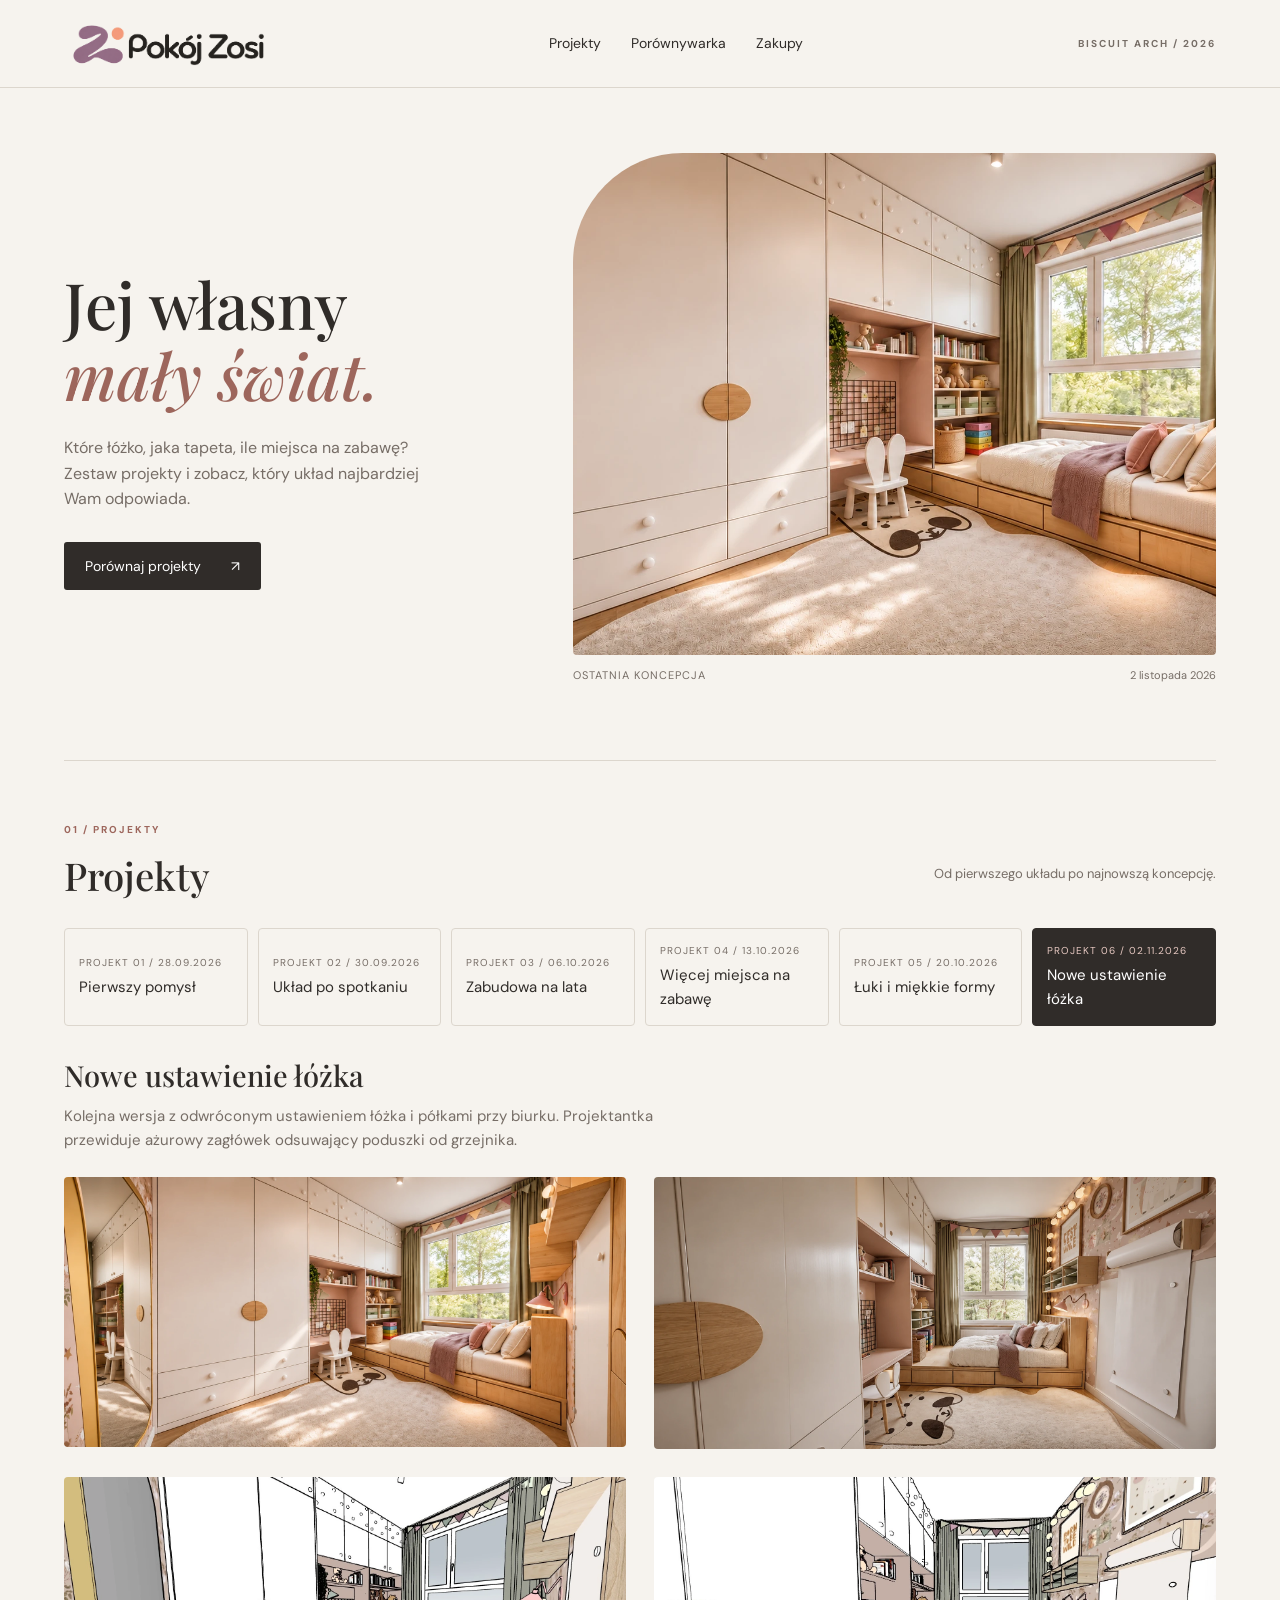
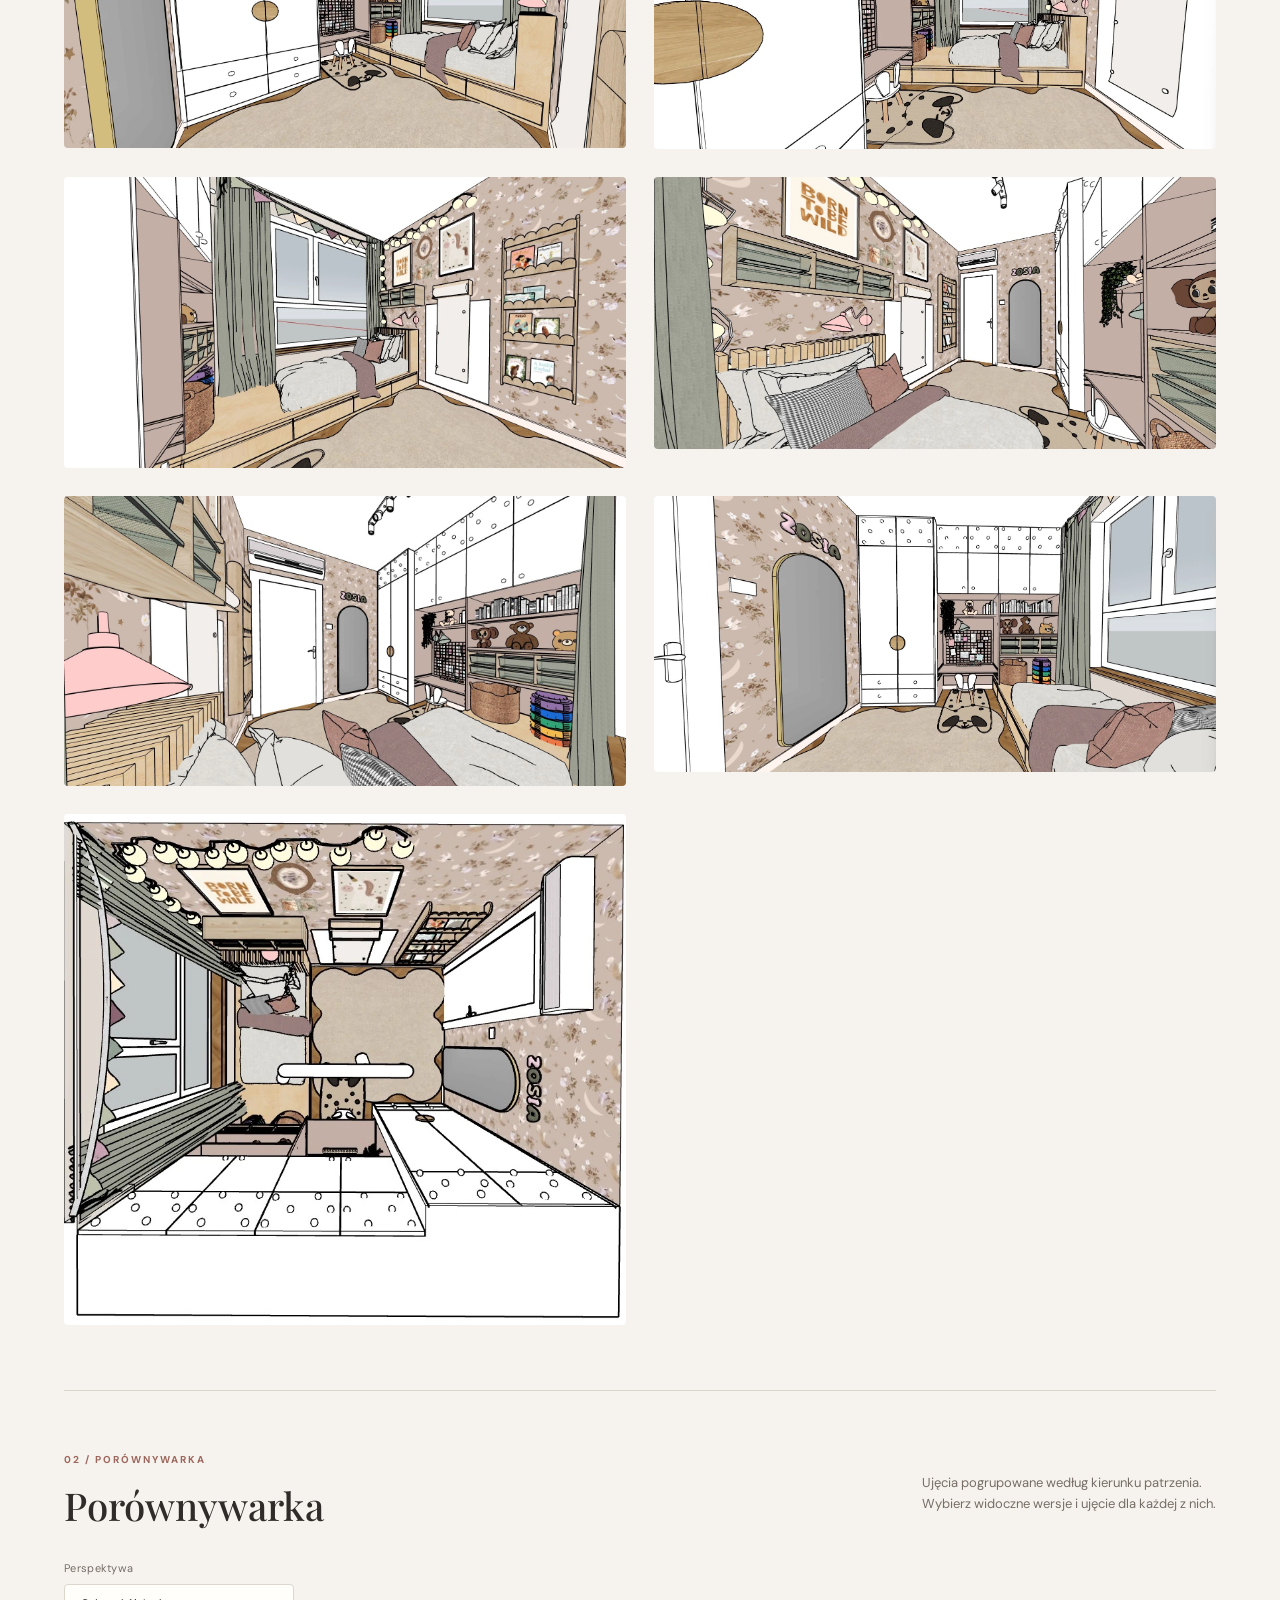
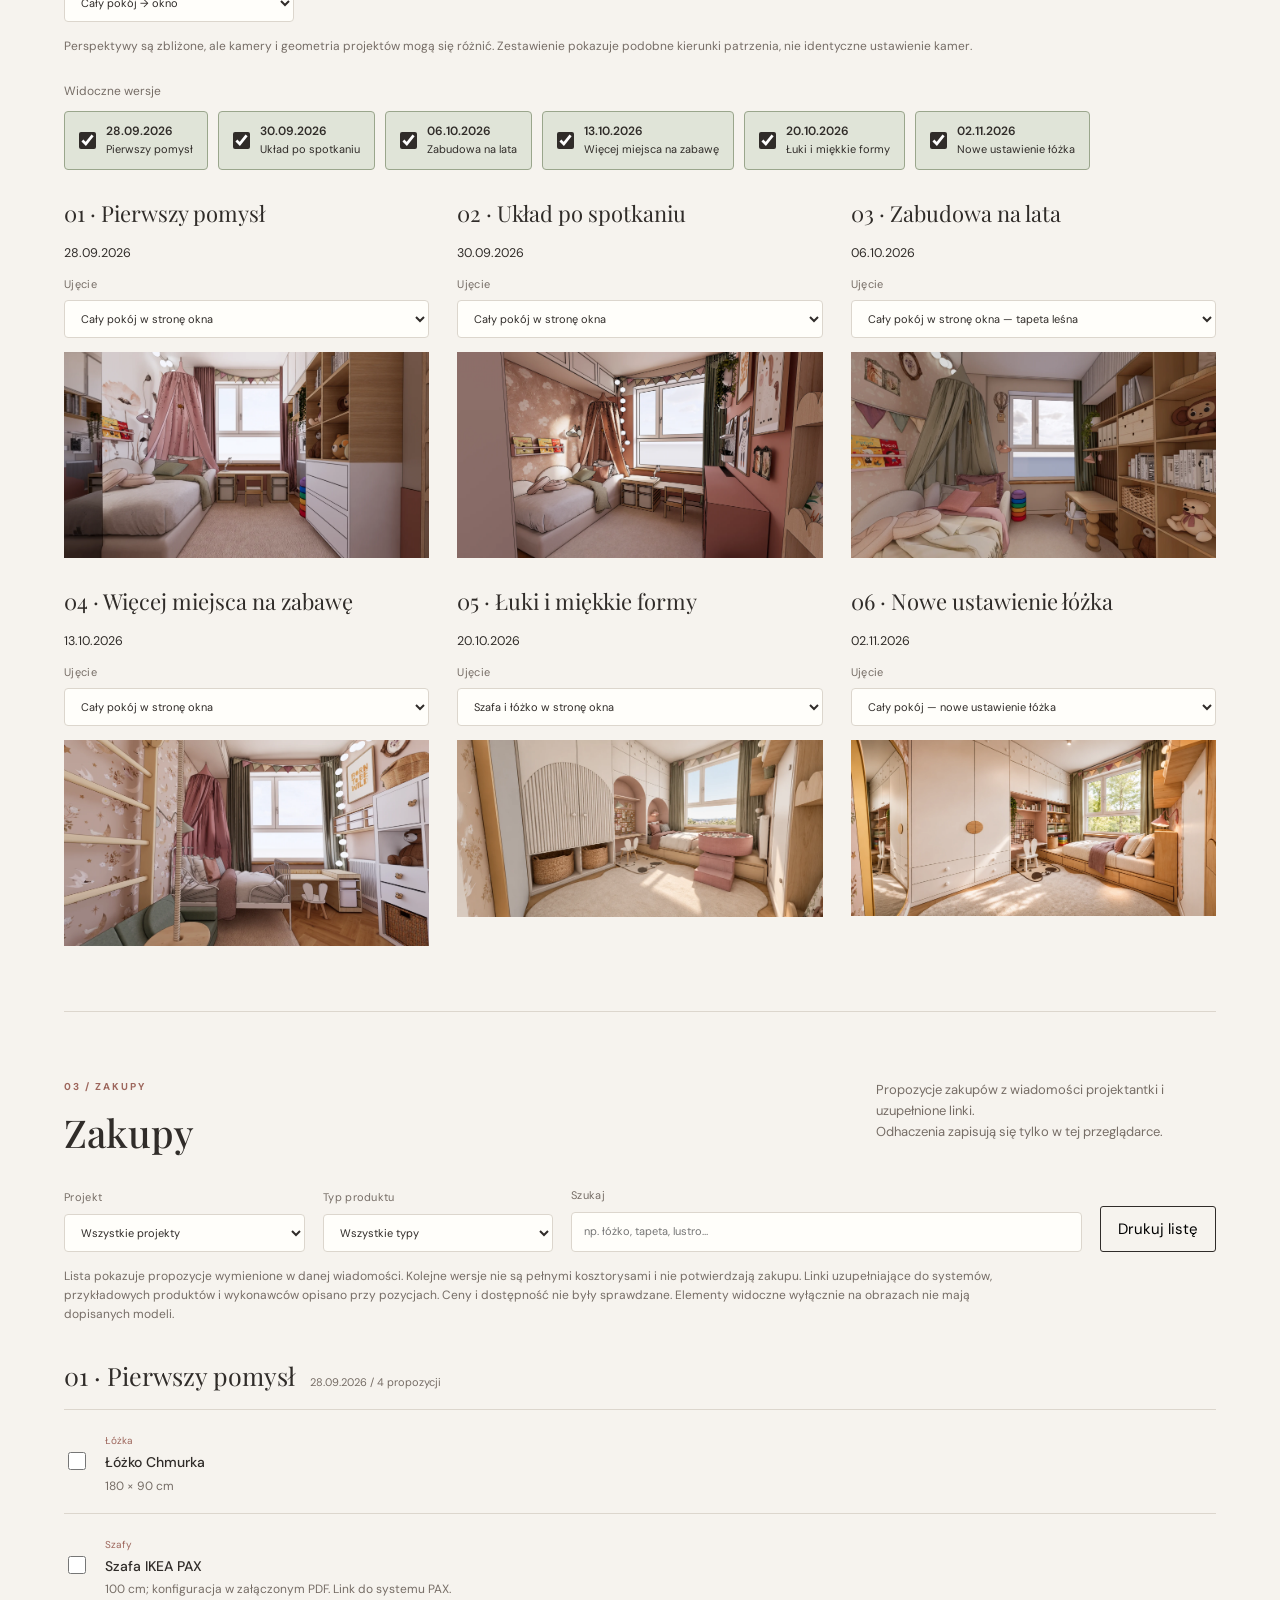
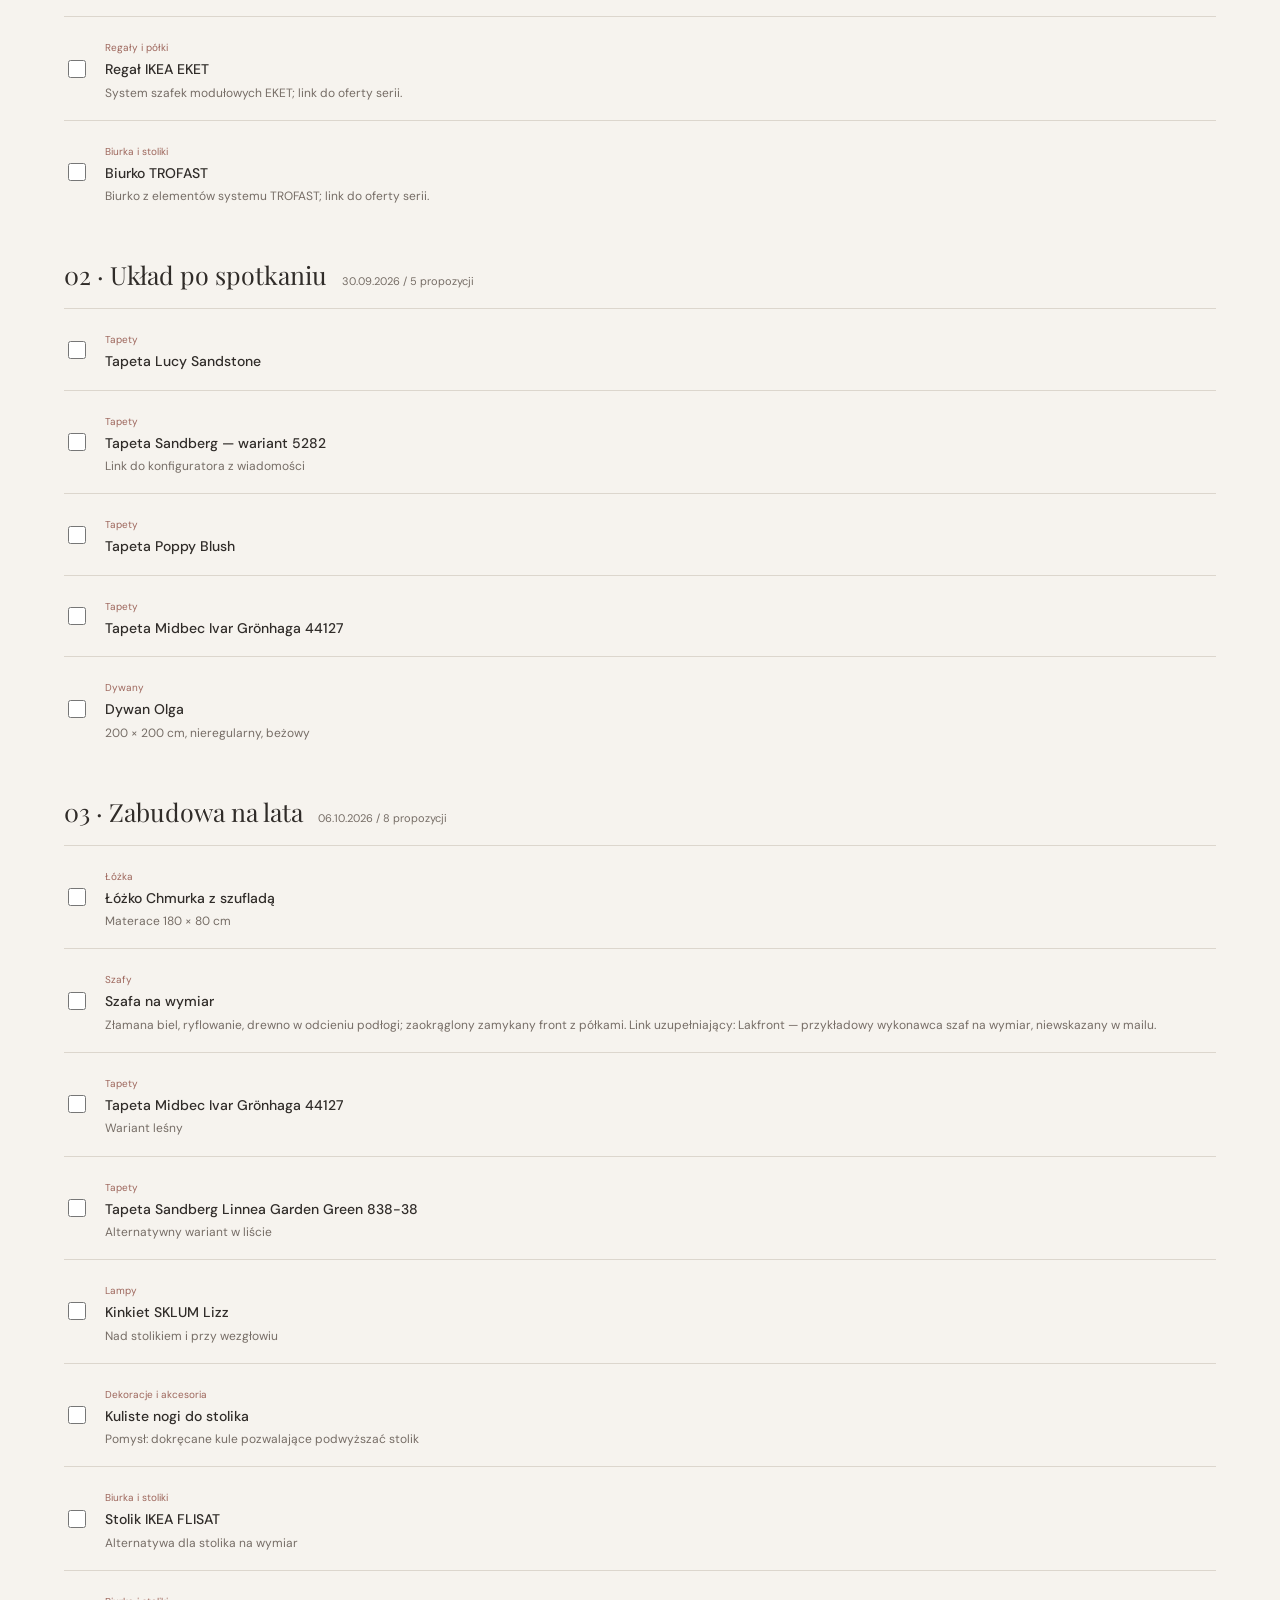
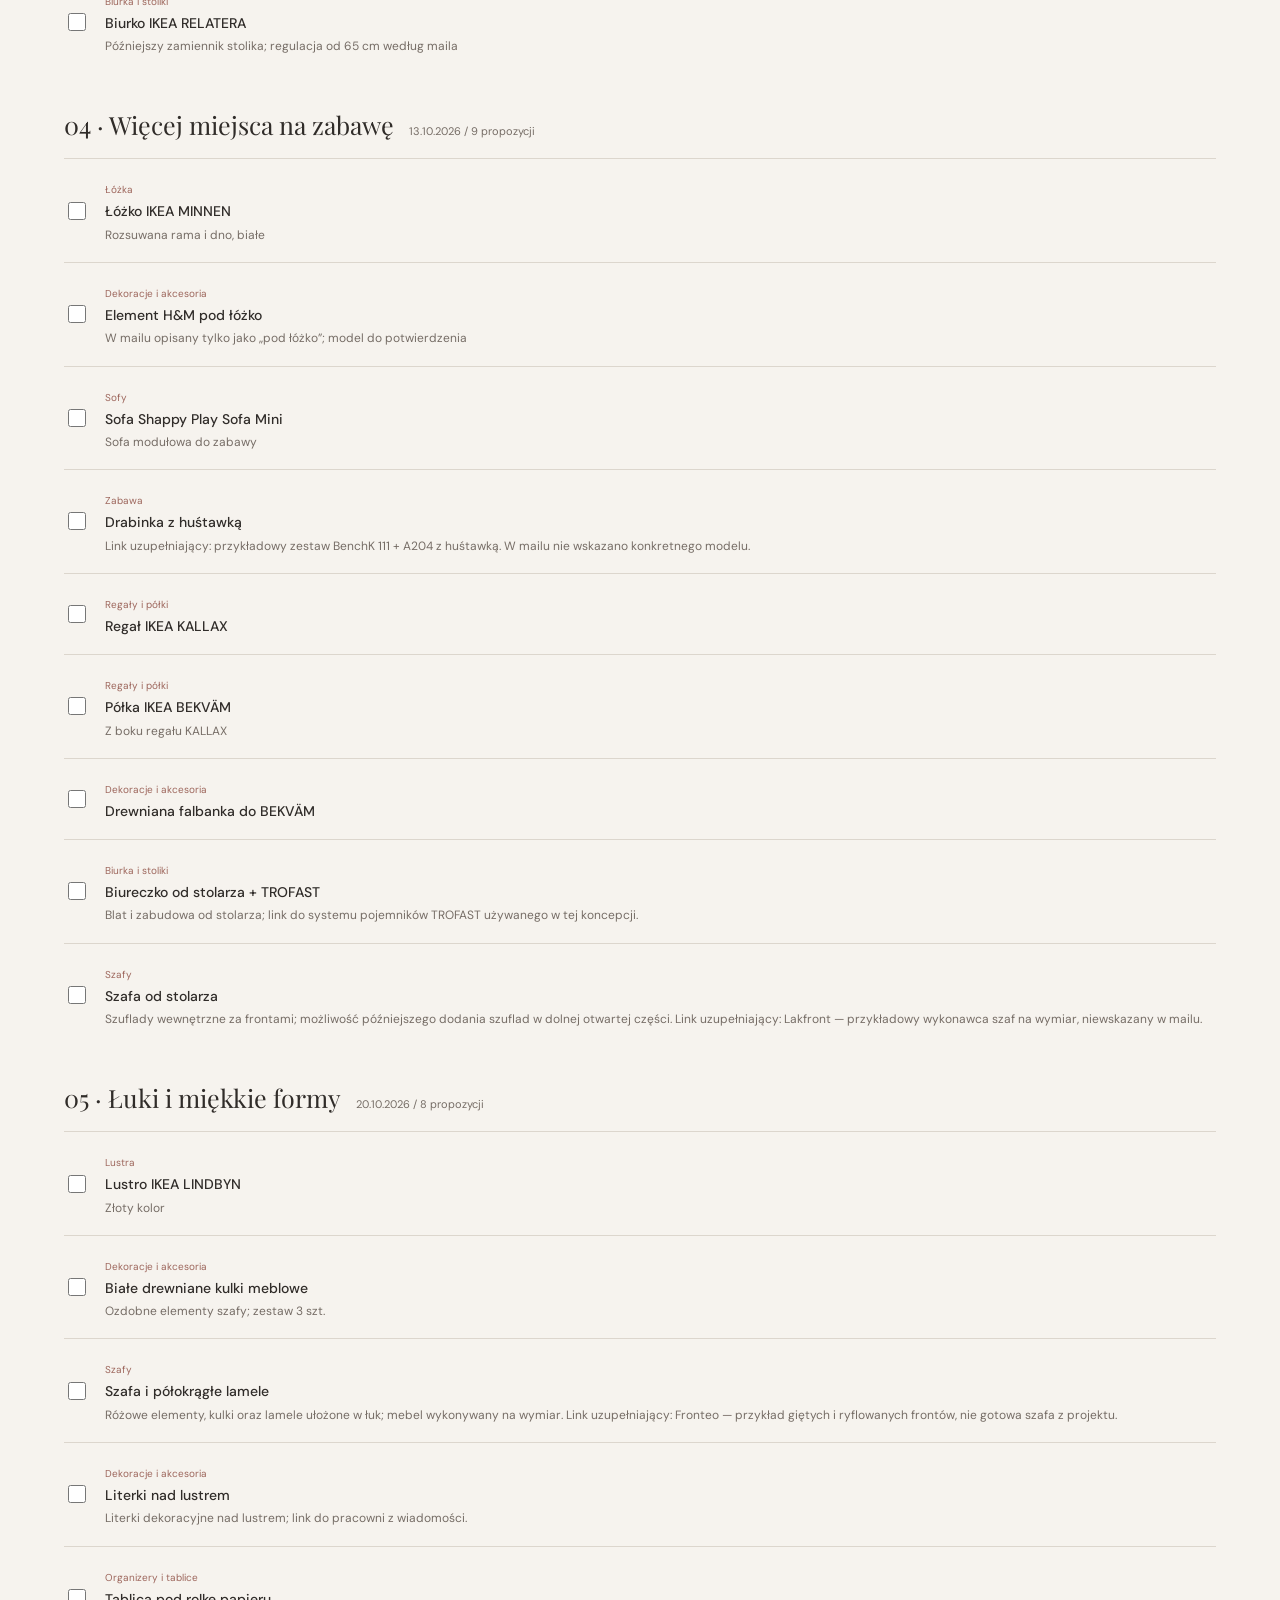
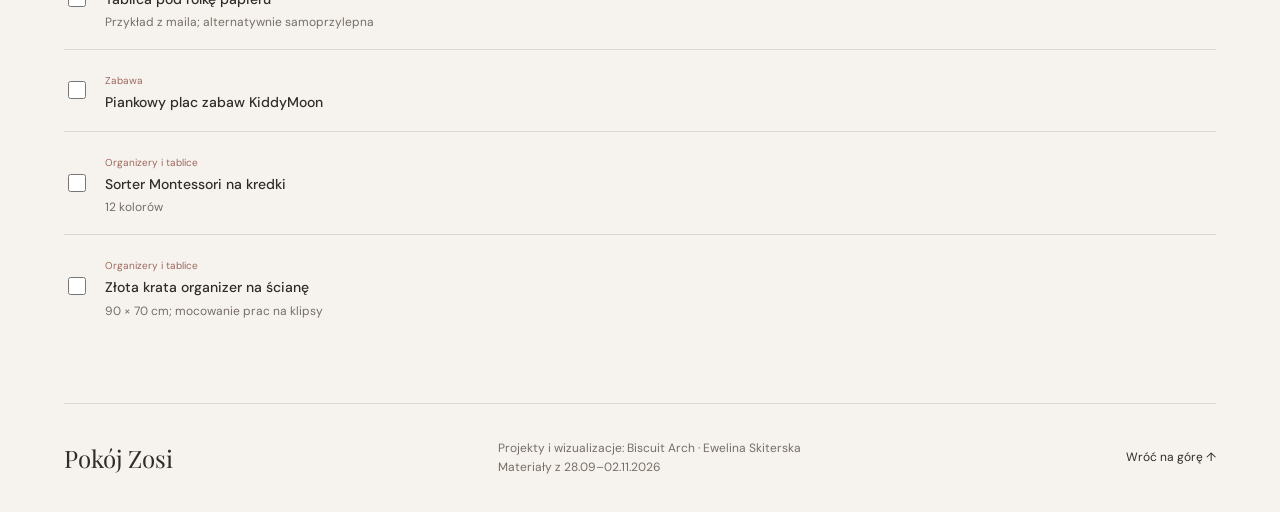
<file: pokoj-zosi/index.html>
<!doctype html><html lang="pl"><head><meta charset="utf-8"><meta name="viewport" content="width=device-width,initial-scale=1"><meta name="robots" content="noindex,nofollow"><meta name="theme-color" content="#f3eee8"><title>Pokój Zosi · sześć pomysłów</title><link rel="stylesheet" href="style.css?v=20261102-v6"><script defer src="data.js?v=20261102-v6"></script><script defer src="app.js?v=20261102-v6"></script></head><body>
<header><a class="brand" href="#projekty"><img class="brand-logo" src="assets/logo-zosia-v3.png" alt="Pokój Zosi" width="2172" height="724"></a><nav aria-label="Główna"><a href="#projekty">Projekty</a><a href="#porownaj">Porównywarka</a><a href="#zakupy">Zakupy</a></nav><span class="studio">BISCUIT ARCH / 2026</span></header>
<main><section class="intro"><div><h1>Jej własny<br><em>mały świat.</em></h1><p>Które łóżko, jaka tapeta, ile miejsca na zabawę? Zestaw projekty i zobacz, który układ najbardziej Wam odpowiada.</p><a href="#porownaj" class="primary">Porównaj projekty <span>↗</span></a></div><figure class="hero"><img src="assets/p5-0.webp" alt="Najnowsza koncepcja pokoju: nowe ustawienie łóżka i zabudowa przy biurku"><figcaption><span>OSTATNIA KONCEPCJA</span> 2 listopada 2026</figcaption></figure></section>
<section id="projekty" class="section"><div class="section-title"><div><span class="eyebrow">01 / PROJEKTY</span><h2>Projekty</h2></div><p>Od pierwszego układu po najnowszą koncepcję.</p></div><div id="project-tabs" class="tabs" role="tablist" aria-label="Wersja projektu"></div><div id="project-detail"></div></section>
<section id="porownaj" class="section compare-section"><div class="section-title"><div><span class="eyebrow">02 / PORÓWNYWARKA</span><h2>Porównywarka</h2></div><p>Ujęcia pogrupowane według kierunku patrzenia.<br>Wybierz widoczne wersje i ujęcie dla każdej z nich.</p></div><div class="compare-controls"><label>Perspektywa<select id="angle"><option value="wide">Cały pokój → okno</option><option value="window">Okno i sąsiednie meble</option><option value="bed">Łóżko i miejsce odpoczynku</option><option value="door">W stronę drzwi</option><option value="storage">Szafa i regały</option><option value="play">Strefa zabawy</option><option value="plan">Rzuty / widok z góry</option><option value="all">Wszystkie ujęcia</option></select></label></div><p class="note">Perspektywy są zbliżone, ale kamery i geometria projektów mogą się różnić. Zestawienie pokazuje podobne kierunki patrzenia, nie identyczne ustawienie kamer.</p><fieldset class="compare-versions"><legend>Widoczne wersje</legend><div id="compare-projects"></div></fieldset><p class="note" id="plan-alignment-note" hidden>Rzuty: okno po lewej, drzwi u góry po prawej. Kadry dopasowano do pokoju; perspektywa i skala źródłowych ujęć mogą się nieznacznie różnić.</p><div id="compare-body"></div></section>
<section id="zakupy" class="section"><div class="section-title"><div><span class="eyebrow">03 / ZAKUPY</span><h2>Zakupy</h2></div><p>Propozycje zakupów z wiadomości projektantki i uzupełnione linki.<br>Odhaczenia zapisują się tylko w tej przeglądarce.</p></div><div class="shopping-toolbar"><label>Projekt<select id="shopping-project"><option value="all">Wszystkie projekty</option></select></label><label>Typ produktu<select id="shopping-type"><option value="all">Wszystkie typy</option></select></label><label>Szukaj<input id="shopping-search" type="search" placeholder="np. łóżko, tapeta, lustro…"></label><button id="print" class="outline">Drukuj listę</button></div><p class="note">Lista pokazuje propozycje wymienione w danej wiadomości. Kolejne wersje nie są pełnymi kosztorysami i nie potwierdzają zakupu. Linki uzupełniające do systemów, przykładowych produktów i wykonawców opisano przy pozycjach. Ceny i dostępność nie były sprawdzane. Elementy widoczne wyłącznie na obrazach nie mają dopisanych modeli.</p><div id="shopping-list"></div></section>
<footer><b>Pokój Zosi</b><span>Projekty i wizualizacje: Biscuit Arch · Ewelina Skiterska<br>Materiały z 28.09–02.11.2026</span><a href="#">Wróć na górę ↑</a></footer></main>
<dialog id="lightbox"><button id="close-lightbox" aria-label="Zamknij podgląd">×</button><div id="lightbox-media"></div><p></p><a target="_blank" rel="noopener">Otwórz obraz w pełnym rozmiarze ↗</a></dialog>
</body></html>
</file>
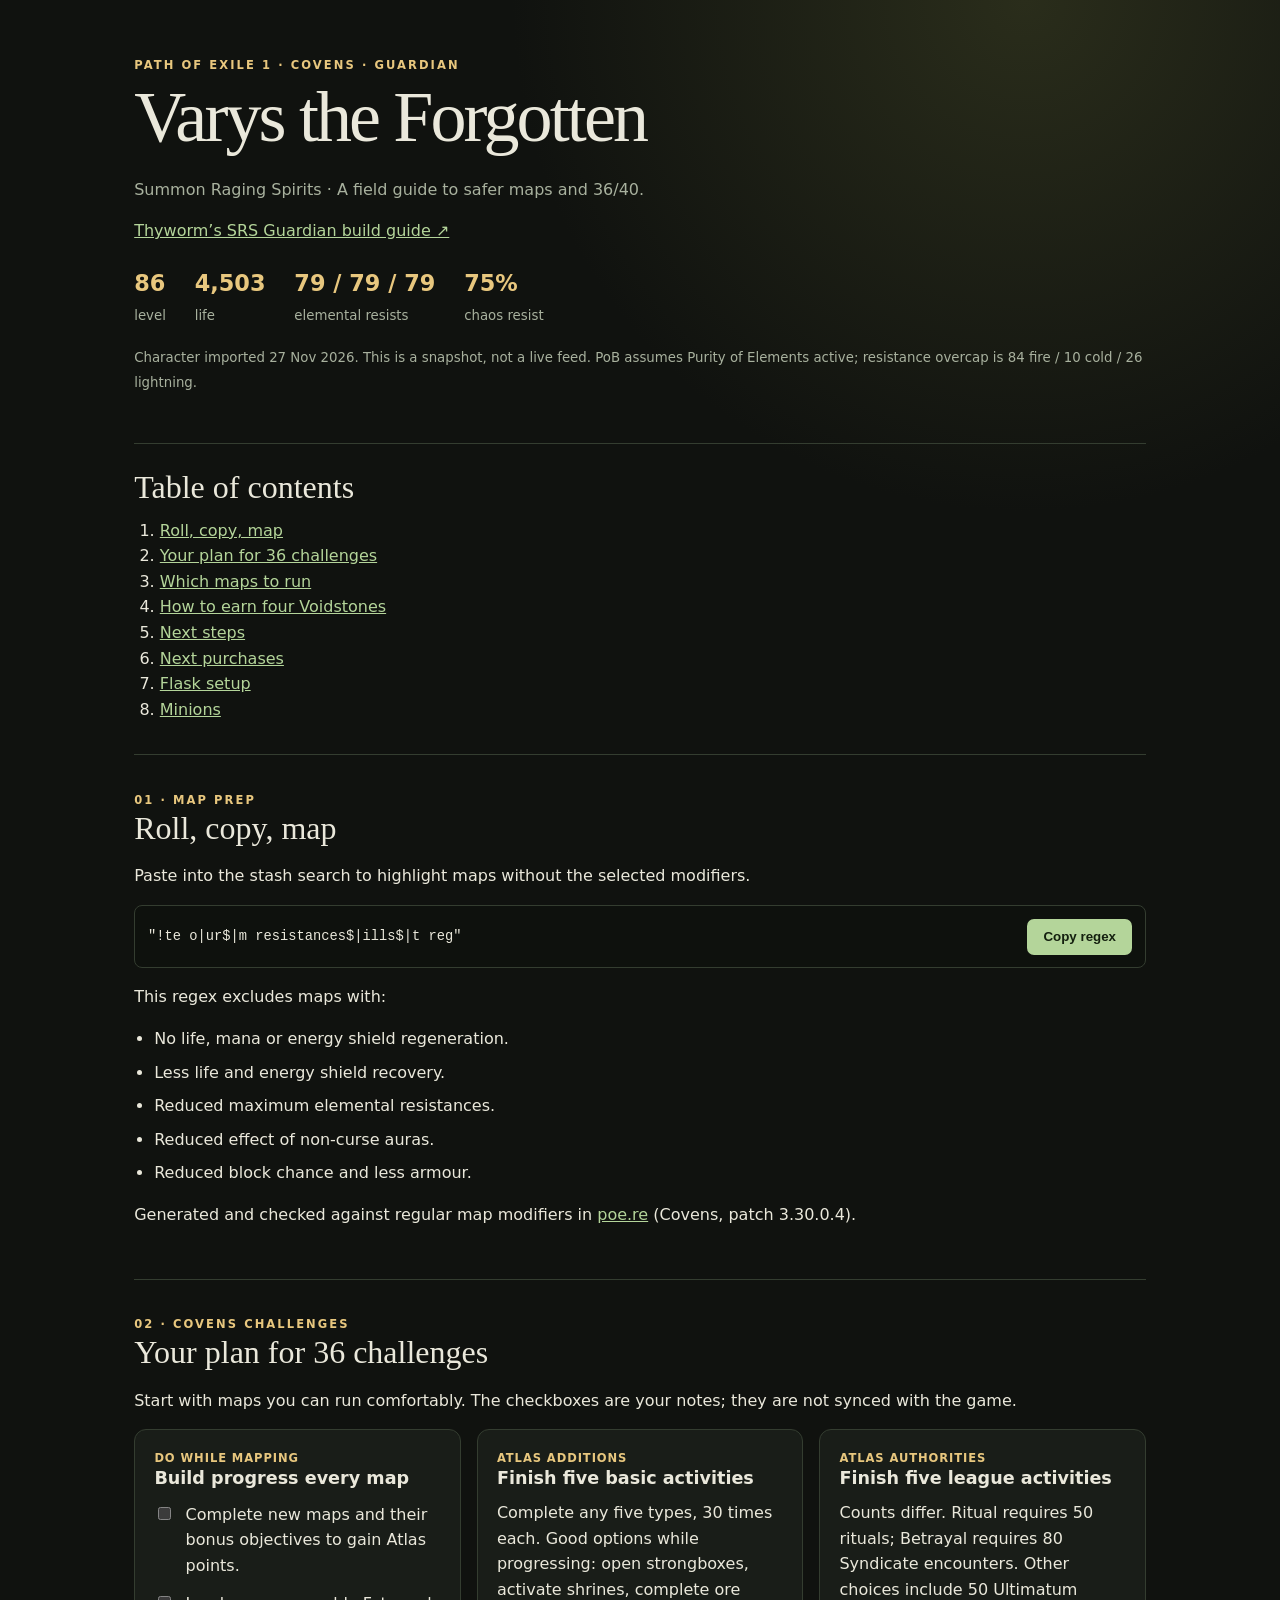
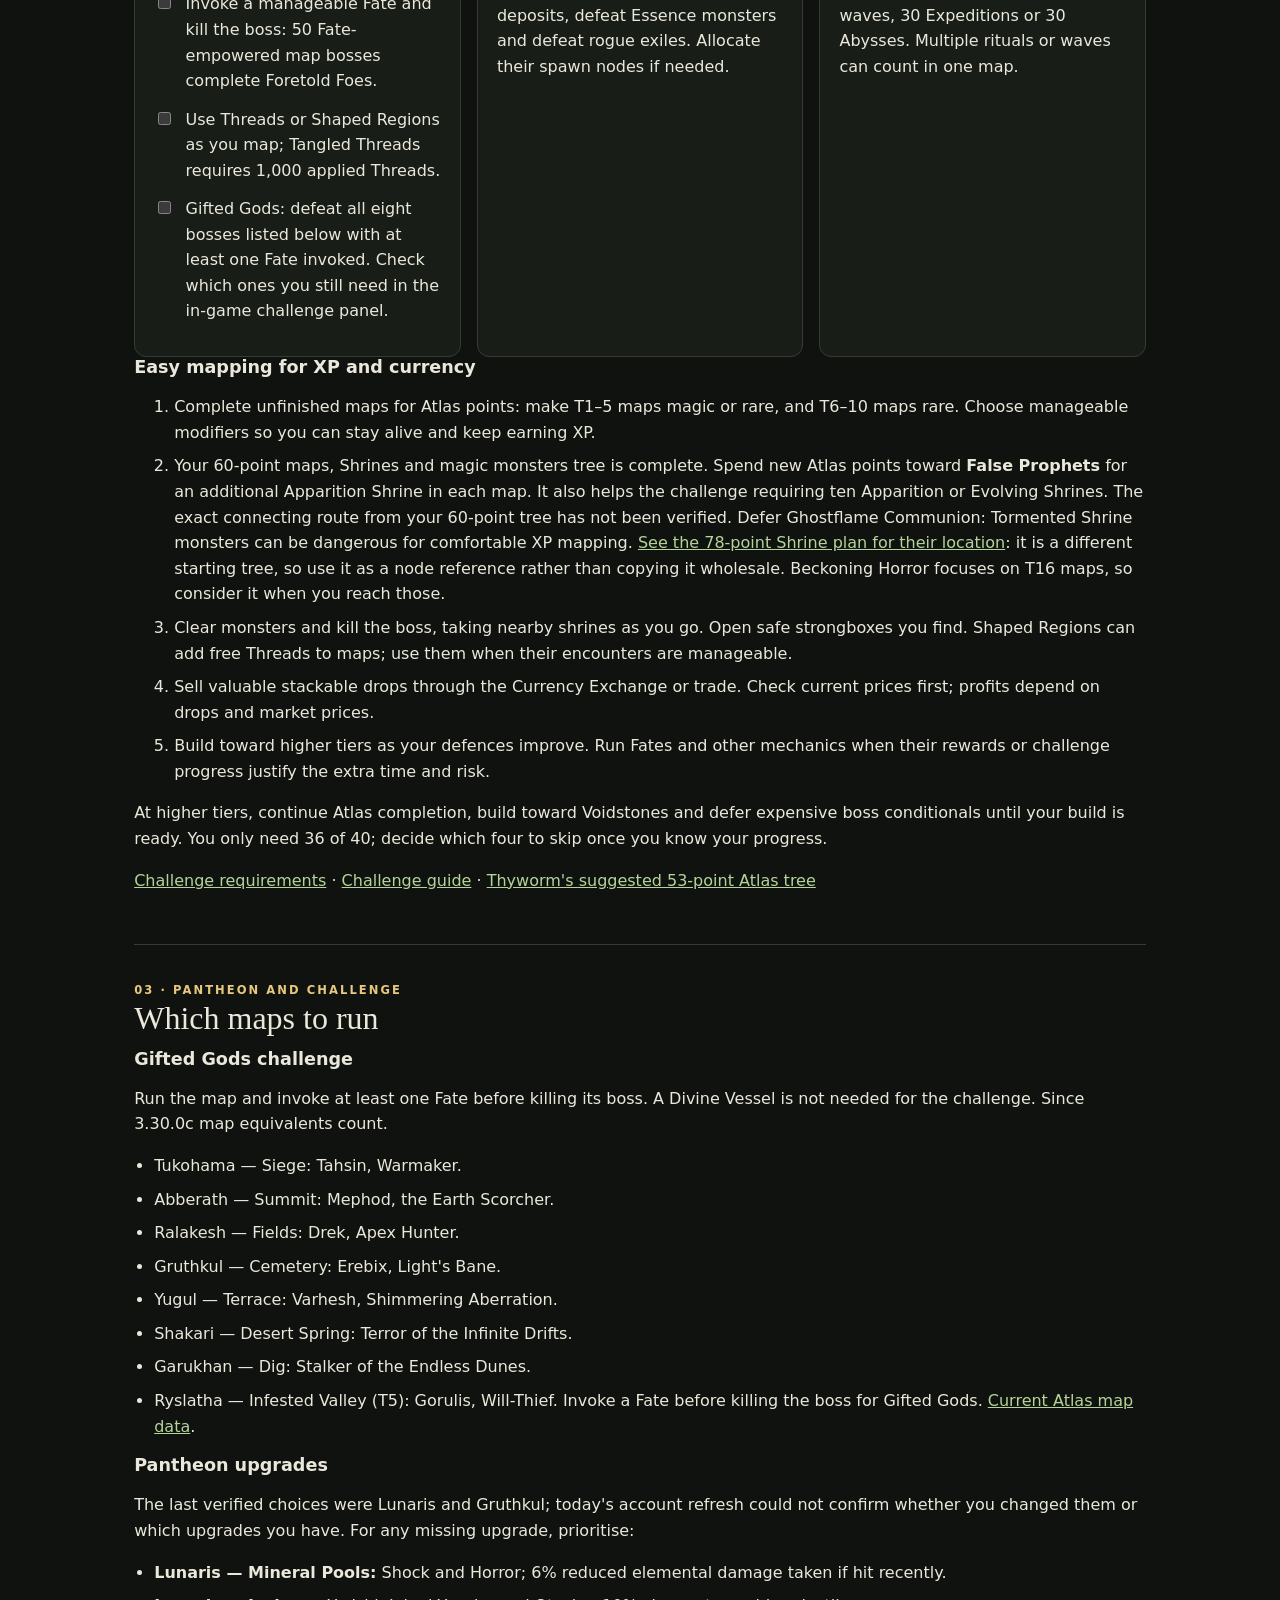
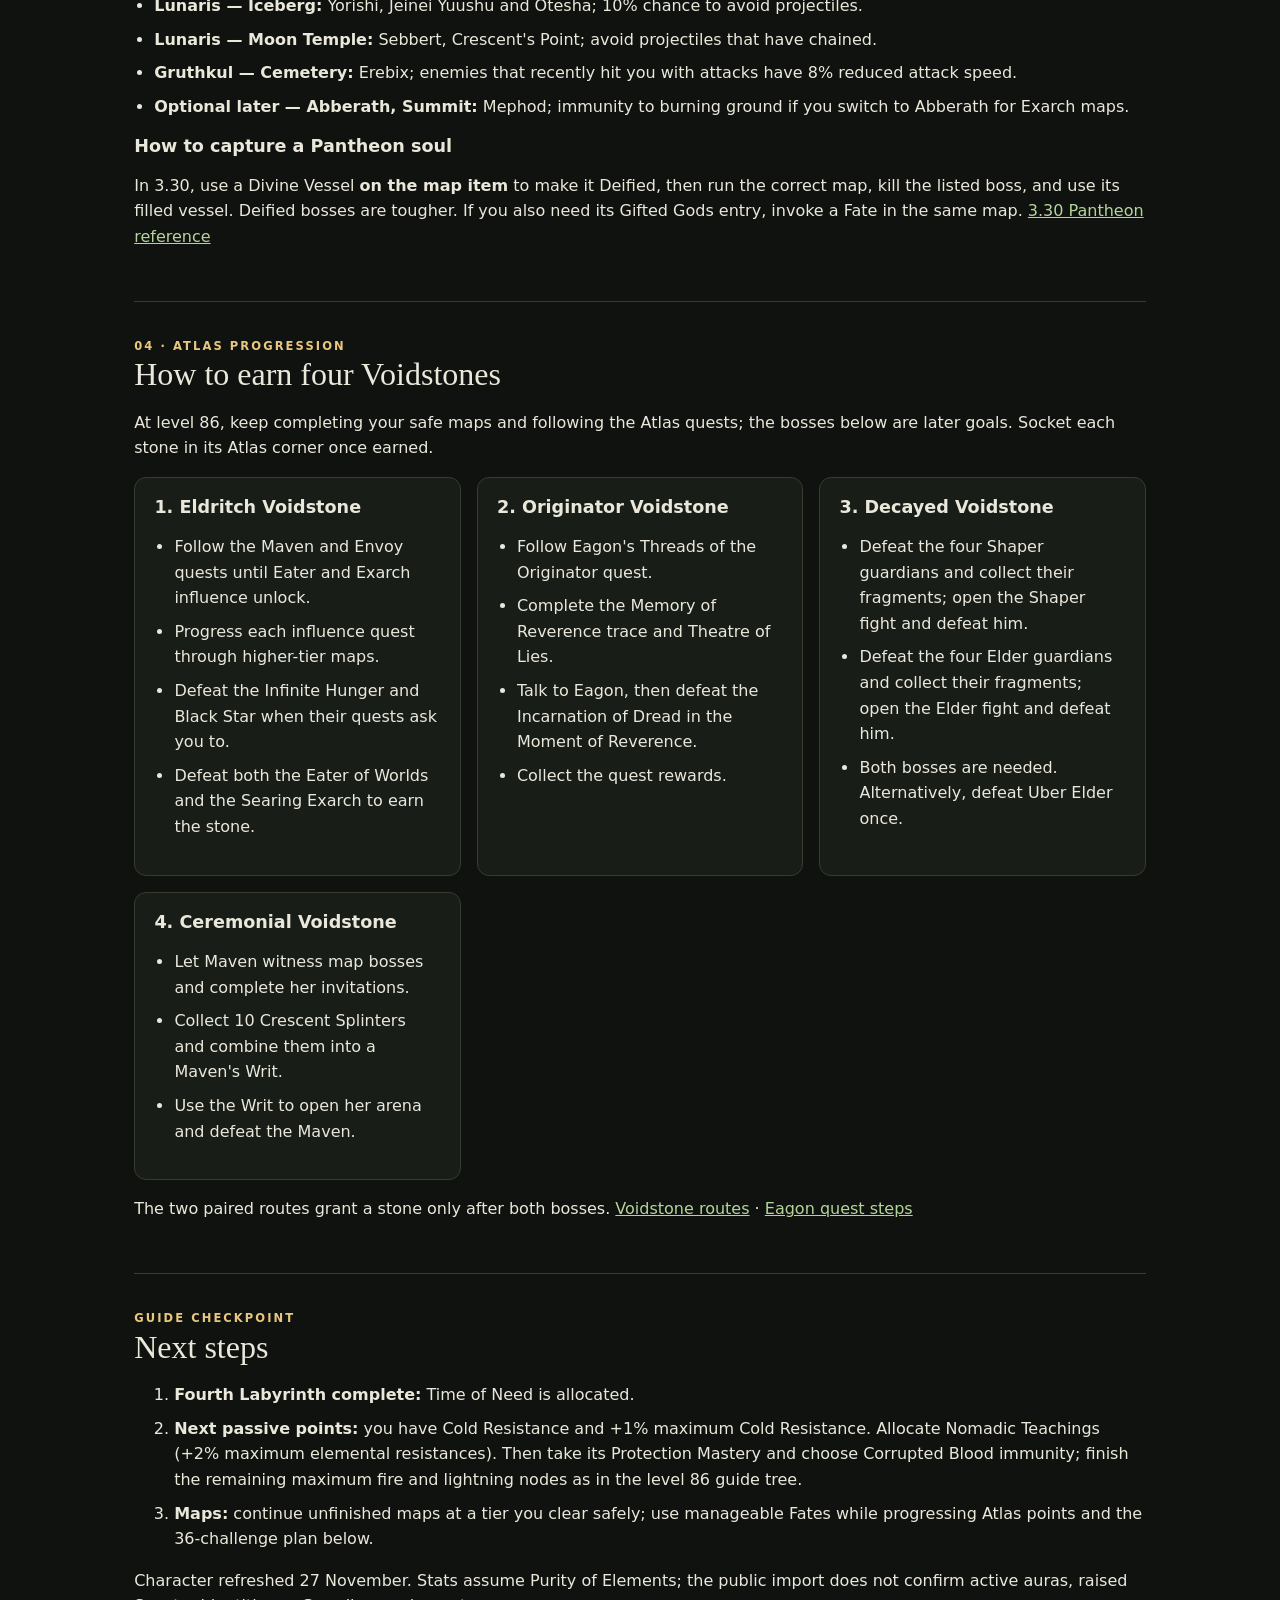
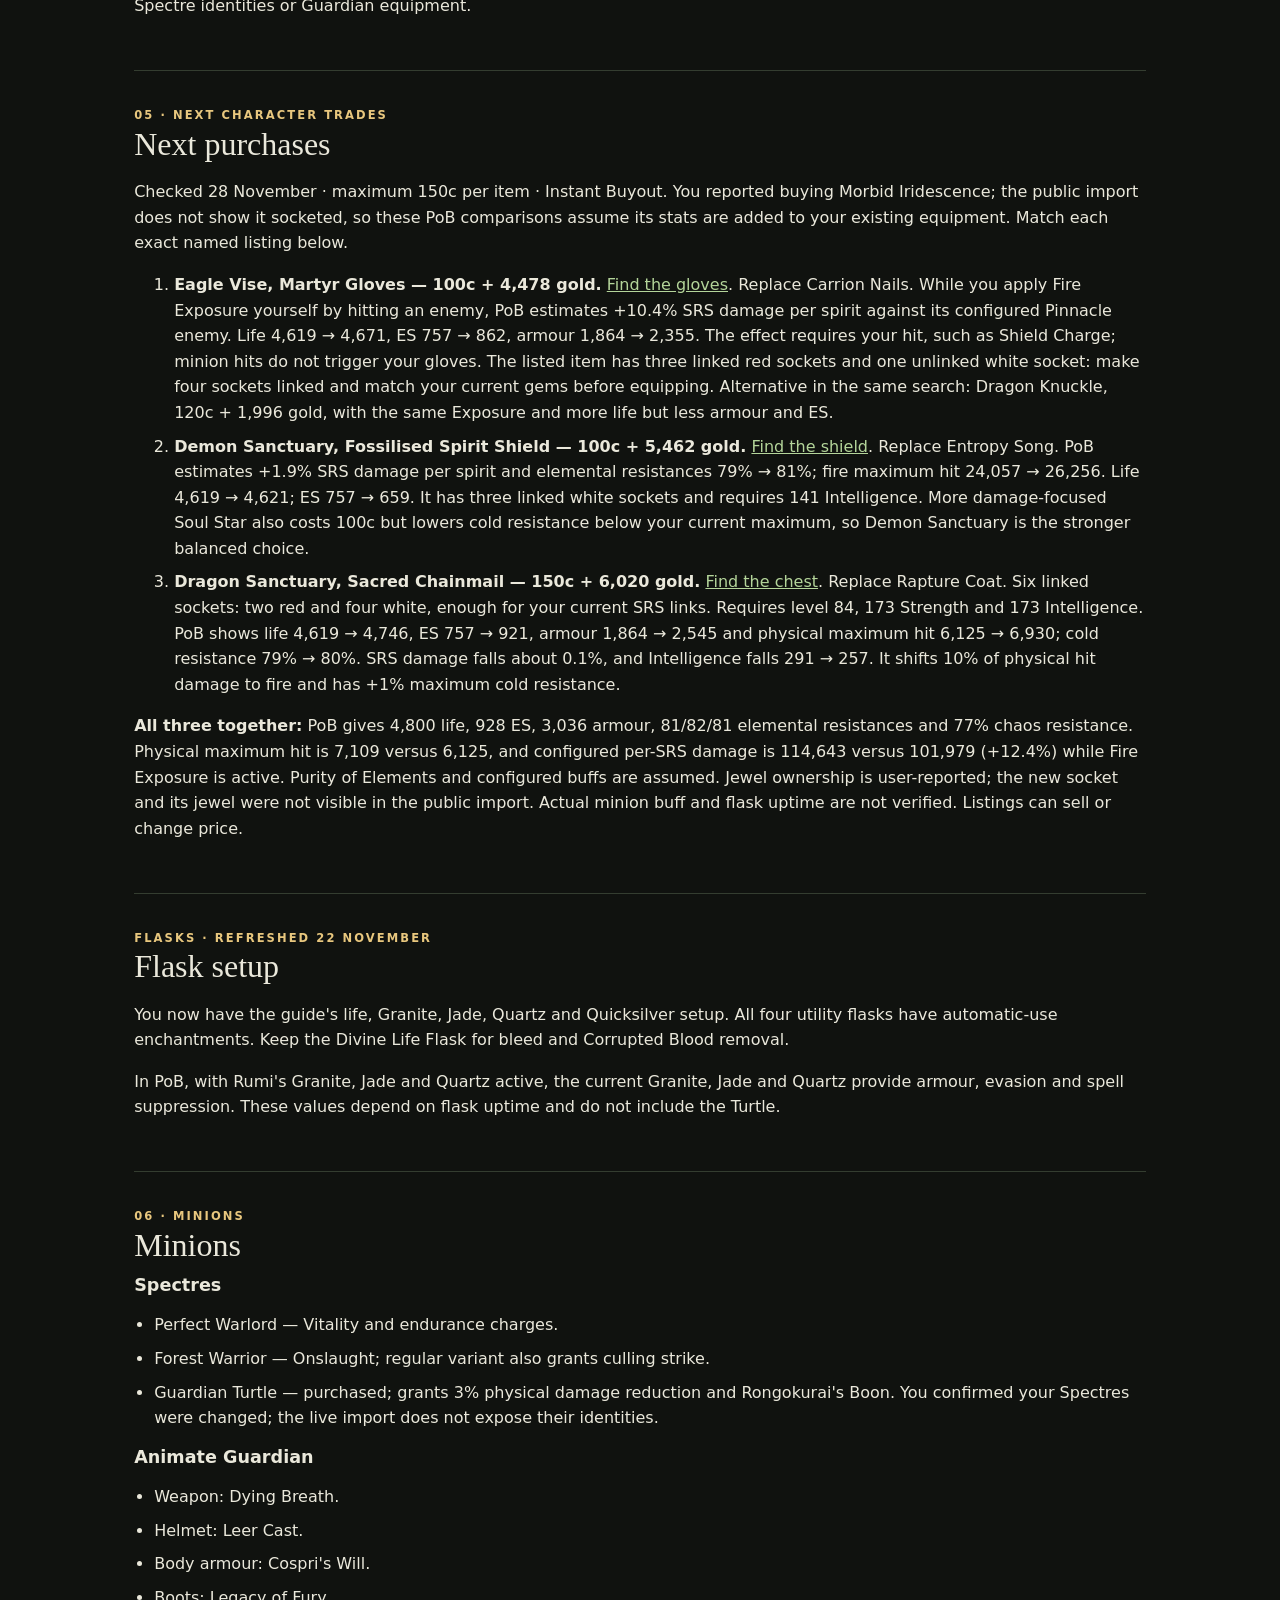
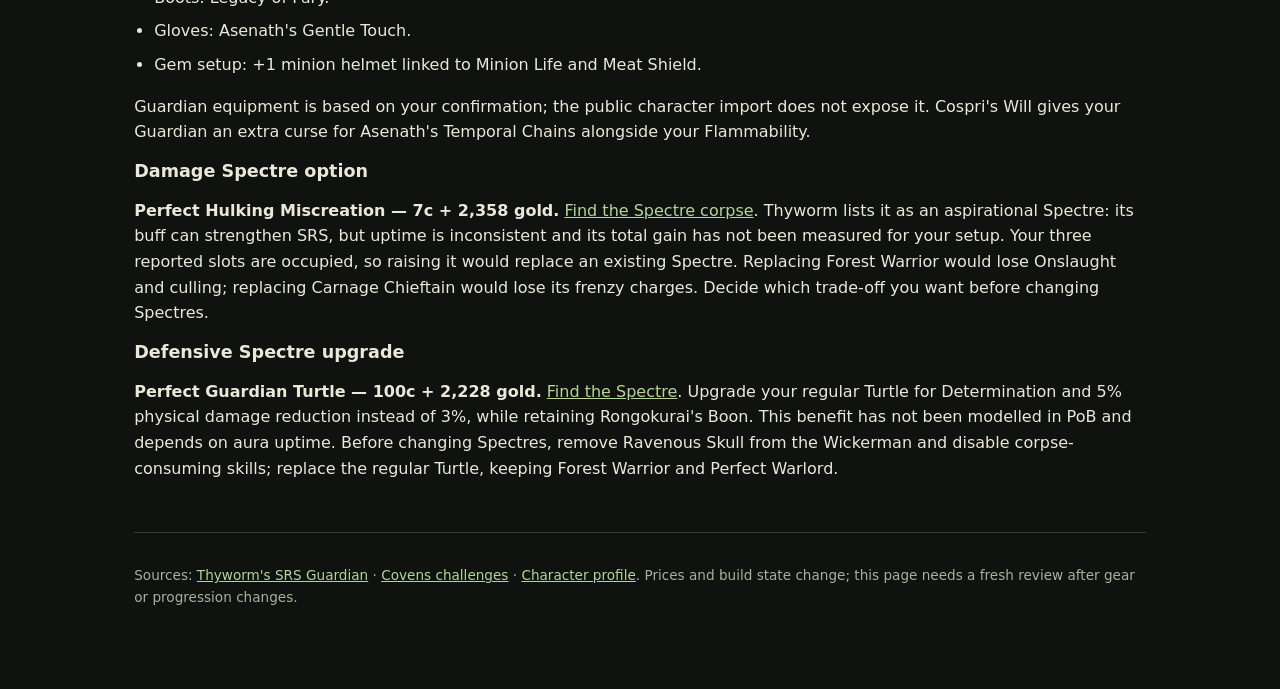
<file: poe1/Varys_the_Forgotten/index.html>
<!doctype html>
<html lang="en"><head><meta charset="utf-8"><meta name="viewport" content="width=device-width,initial-scale=1"><title>Varys the Forgotten · PoE 1</title>
<style>
:root{color-scheme:dark;--bg:#10120f;--panel:#191d18;--line:#343d30;--ink:#eae8db;--muted:#a8b19e;--gold:#e8c77e;--green:#b4d59a}*{box-sizing:border-box}body{margin:0;background:radial-gradient(circle at 80% 0,#2a2d1b 0,transparent 32rem),var(--bg);color:var(--ink);font:16px/1.6 system-ui,sans-serif}main{max-width:1050px;margin:auto;padding:2rem 1.2rem 5rem}a{color:var(--green)}header{border-bottom:1px solid var(--line);padding:1.5rem 0 2rem}h1,h2,h3{line-height:1.2;margin:0 0 .7rem}h1{font-family:Georgia,serif;font-size:clamp(2.3rem,7vw,4.5rem);font-weight:400;letter-spacing:-.04em}h2{font-family:Georgia,serif;font-size:2rem;font-weight:400}h3{font-size:1.1rem}.eyebrow{color:var(--gold);letter-spacing:.18em;text-transform:uppercase;font-size:.72rem;font-weight:700}.muted,small{color:var(--muted)}.stats{display:flex;gap:1.8rem;flex-wrap:wrap;margin:1.4rem 0 0}.stats strong{display:block;font-size:1.4rem;color:var(--gold)}.contents{padding:1.5rem 0;border-bottom:1px solid var(--line)}.contents ol{margin:.5rem 0;padding-left:1.6rem}.contents li{margin:0}section{scroll-margin-top:1rem;padding:2.2rem 0;border-bottom:1px solid var(--line)}.grid{display:grid;grid-template-columns:repeat(auto-fit,minmax(250px,1fr));gap:1rem}.card{background:var(--panel);border:1px solid var(--line);border-radius:12px;padding:1.2rem}.card p{margin:.5rem 0}.tag{font-size:.72rem;color:var(--gold);letter-spacing:.08em;text-transform:uppercase;font-weight:700}.regex{display:flex;gap:.7rem;align-items:center;flex-wrap:wrap;background:#0e110d;padding:.8rem;border:1px solid var(--line);border-radius:8px}code{font-size:.86rem;overflow-wrap:anywhere;flex:1}button{background:var(--green);border:0;color:#14200f;font-weight:700;border-radius:7px;padding:.65rem 1rem;cursor:pointer}button:hover{filter:brightness(1.1)}button:focus-visible,a:focus-visible,input:focus-visible{outline:2px solid #fff;outline-offset:3px}.note{border-left:3px solid var(--gold);padding:.3rem 1rem;color:var(--muted)}ul{padding-left:1.25rem}li{margin:.5rem 0}.check{display:flex;gap:.7rem;margin:.8rem 0;align-items:baseline}.check input{accent-color:var(--green)}footer{padding-top:2rem;color:var(--muted);font-size:.85rem} @media(max-width:520px){.stats{gap:1rem}.stats strong{font-size:1.2rem}main{padding-top:1rem}}
</style></head><body><main>
<header><div class="eyebrow">Path of Exile 1 · Covens · Guardian</div><h1>Varys the Forgotten</h1><p class="muted">Summon Raging Spirits · A field guide to safer maps and 36/40.</p><p><a href="https://mobalytics.gg/poe/builds/thyworm-srs-guardian-ssf" target="_blank" rel="noopener noreferrer">Thyworm’s SRS Guardian build guide ↗</a></p><div class="stats"><div><strong>86</strong><small>level</small></div><div><strong>4,503</strong><small>life</small></div><div><strong>79 / 79 / 79</strong><small>elemental resists</small></div><div><strong>75%</strong><small>chaos resist</small></div></div><p class="muted"><small>Character imported 27 Nov 2026. This is a snapshot, not a live feed. PoB assumes Purity of Elements active; resistance overcap is 84 fire / 10 cold / 26 lightning.</small></p></header>
<nav aria-label="Table of contents" class="contents"><h2>Table of contents</h2><ol><li><a href="#map-prep">Roll, copy, map</a></li><li><a href="#challenges">Your plan for 36 challenges</a></li><li><a href="#maps">Which maps to run</a></li><li><a href="#voidstones">How to earn four Voidstones</a></li><li><a href="#next-steps">Next steps</a></li><li><a href="#purchases">Next purchases</a></li><li><a href="#flasks">Flask setup</a></li><li><a href="#minions">Minions</a></li></ol></nav>
<section id="map-prep"><div class="eyebrow">01 · Map prep</div><h2>Roll, copy, map</h2><p>Paste into the stash search to highlight maps without the selected modifiers.</p><div class="regex"><code id="regex">"!te o|ur$|m resistances$|ills$|t reg"</code><button type="button" id="copy">Copy regex</button></div><p id="copy-status" class="muted" role="status" aria-live="polite"></p><p>This regex excludes maps with:</p><ul><li>No life, mana or energy shield regeneration.</li><li>Less life and energy shield recovery.</li><li>Reduced maximum elemental resistances.</li><li>Reduced effect of non-curse auras.</li><li>Reduced block chance and less armour.</li></ul><p>Generated and checked against regular map modifiers in <a href="https://poe.re/maps" target="_blank" rel="noopener noreferrer">poe.re</a> (Covens, patch 3.30.0.4).</p></section>
<section id="challenges"><div class="eyebrow">02 · Covens challenges</div><h2>Your plan for 36 challenges</h2><p>Start with maps you can run comfortably. The checkboxes are your notes; they are not synced with the game.</p><div class="grid"><article class="card"><div class="tag">Do while mapping</div><h3>Build progress every map</h3><label class="check"><input type="checkbox" data-check="maps"> Complete new maps and their bonus objectives to gain Atlas points.</label><label class="check"><input type="checkbox" data-check="fates"> Invoke a manageable Fate and kill the boss: 50 Fate-empowered map bosses complete Foretold Foes.</label><label class="check"><input type="checkbox" data-check="threads"> Use Threads or Shaped Regions as you map; Tangled Threads requires 1,000 applied Threads.</label><label class="check"><input type="checkbox" data-check="pantheon"> Gifted Gods: defeat all eight bosses listed below with at least one Fate invoked. Check which ones you still need in the in-game challenge panel.</label></article><article class="card"><div class="tag">Atlas Additions</div><h3>Finish five basic activities</h3><p>Complete any five types, 30 times each. Good options while progressing: open strongboxes, activate shrines, complete ore deposits, defeat Essence monsters and defeat rogue exiles. Allocate their spawn nodes if needed.</p></article><article class="card"><div class="tag">Atlas Authorities</div><h3>Finish five league activities</h3><p>Counts differ. Ritual requires 50 rituals; Betrayal requires 80 Syndicate encounters. Other choices include 50 Ultimatum waves, 30 Expeditions or 30 Abysses. Multiple rituals or waves can count in one map.</p></article></div><h3>Easy mapping for XP and currency</h3><ol><li>Complete unfinished maps for Atlas points: make T1–5 maps magic or rare, and T6–10 maps rare. Choose manageable modifiers so you can stay alive and keep earning XP.</li><li>Your 60-point maps, Shrines and magic monsters tree is complete. Spend new Atlas points toward <strong>False Prophets</strong> for an additional Apparition Shrine in each map. It also helps the challenge requiring ten Apparition or Evolving Shrines. The exact connecting route from your 60-point tree has not been verified. Defer Ghostflame Communion: Tormented Shrine monsters can be dangerous for comfortable XP mapping. <a href="https://poeatlasplanner.com/community/big-ducks-78" target="_blank" rel="noopener noreferrer">See the 78-point Shrine plan for their location</a>: it is a different starting tree, so use it as a node reference rather than copying it wholesale. Beckoning Horror focuses on T16 maps, so consider it when you reach those.</li><li>Clear monsters and kill the boss, taking nearby shrines as you go. Open safe strongboxes you find. Shaped Regions can add free Threads to maps; use them when their encounters are manageable.</li><li>Sell valuable stackable drops through the Currency Exchange or trade. Check current prices first; profits depend on drops and market prices.</li><li>Build toward higher tiers as your defences improve. Run Fates and other mechanics when their rewards or challenge progress justify the extra time and risk.</li></ol><p>At higher tiers, continue Atlas completion, build toward Voidstones and defer expensive boss conditionals until your build is ready. You only need 36 of 40; decide which four to skip once you know your progress.</p><p><a href="https://poedb.tw/us/Covens_challenges" target="_blank" rel="noopener noreferrer">Challenge requirements</a> · <a href="https://craniumviolence.github.io/#5giftedgods" target="_blank" rel="noopener noreferrer">Challenge guide</a> · <a href="https://poeplanner.com/a/6Ztu" target="_blank" rel="noopener noreferrer">Thyworm's suggested 53-point Atlas tree</a></p></section>
<section id="maps"><div class="eyebrow">03 · Pantheon and challenge</div><h2>Which maps to run</h2><h3>Gifted Gods challenge</h3><p>Run the map and invoke at least one Fate before killing its boss. A Divine Vessel is not needed for the challenge. Since 3.30.0c map equivalents count.</p><ul><li>Tukohama — Siege: Tahsin, Warmaker.</li><li>Abberath — Summit: Mephod, the Earth Scorcher.</li><li>Ralakesh — Fields: Drek, Apex Hunter.</li><li>Gruthkul — Cemetery: Erebix, Light's Bane.</li><li>Yugul — Terrace: Varhesh, Shimmering Aberration.</li><li>Shakari — Desert Spring: Terror of the Infinite Drifts.</li><li>Garukhan — Dig: Stalker of the Endless Dunes.</li><li>Ryslatha — Infested Valley (T5): Gorulis, Will-Thief. Invoke a Fate before killing the boss for Gifted Gods. <a href="https://poedb.tw/us/Atlas_of_Worlds" target="_blank" rel="noopener noreferrer">Current Atlas map data</a>.</li></ul><h3>Pantheon upgrades</h3><p>The last verified choices were Lunaris and Gruthkul; today's account refresh could not confirm whether you changed them or which upgrades you have. For any missing upgrade, prioritise:</p><ul><li><strong>Lunaris — Mineral Pools:</strong> Shock and Horror; 6% reduced elemental damage taken if hit recently.</li><li><strong>Lunaris — Iceberg:</strong> Yorishi, Jeinei Yuushu and Otesha; 10% chance to avoid projectiles.</li><li><strong>Lunaris — Moon Temple:</strong> Sebbert, Crescent's Point; avoid projectiles that have chained.</li><li><strong>Gruthkul — Cemetery:</strong> Erebix; enemies that recently hit you with attacks have 8% reduced attack speed.</li><li><strong>Optional later — Abberath, Summit:</strong> Mephod; immunity to burning ground if you switch to Abberath for Exarch maps.</li></ul><h3>How to capture a Pantheon soul</h3><p>In 3.30, use a Divine Vessel <strong>on the map item</strong> to make it Deified, then run the correct map, kill the listed boss, and use its filled vessel. Deified bosses are tougher. If you also need its Gifted Gods entry, invoke a Fate in the same map. <a href="https://magicfind.gg/poe1/database/pantheons" target="_blank" rel="noopener noreferrer">3.30 Pantheon reference</a></p></section>
<section id="voidstones"><div class="eyebrow">04 · Atlas progression</div><h2>How to earn four Voidstones</h2><p>At level 86, keep completing your safe maps and following the Atlas quests; the bosses below are later goals. Socket each stone in its Atlas corner once earned.</p><div class="grid"><article class="card"><h3>1. Eldritch Voidstone</h3><ul><li>Follow the Maven and Envoy quests until Eater and Exarch influence unlock.</li><li>Progress each influence quest through higher-tier maps.</li><li>Defeat the Infinite Hunger and Black Star when their quests ask you to.</li><li>Defeat both the Eater of Worlds and the Searing Exarch to earn the stone.</li></ul></article><article class="card"><h3>2. Originator Voidstone</h3><ul><li>Follow Eagon's Threads of the Originator quest.</li><li>Complete the Memory of Reverence trace and Theatre of Lies.</li><li>Talk to Eagon, then defeat the Incarnation of Dread in the Moment of Reverence.</li><li>Collect the quest rewards.</li></ul></article><article class="card"><h3>3. Decayed Voidstone</h3><ul><li>Defeat the four Shaper guardians and collect their fragments; open the Shaper fight and defeat him.</li><li>Defeat the four Elder guardians and collect their fragments; open the Elder fight and defeat him.</li><li>Both bosses are needed. Alternatively, defeat Uber Elder once.</li></ul></article><article class="card"><h3>4. Ceremonial Voidstone</h3><ul><li>Let Maven witness map bosses and complete her invitations.</li><li>Collect 10 Crescent Splinters and combine them into a Maven's Writ.</li><li>Use the Writ to open her arena and defeat the Maven.</li></ul></article></div><p>The two paired routes grant a stone only after both bosses. <a href="https://senseos.gg/guides/path-of-exile/voidstones/" target="_blank" rel="noopener noreferrer">Voidstone routes</a> · <a href="https://poedb.tw/us/Threads_of_the_Originator" target="_blank" rel="noopener noreferrer">Eagon quest steps</a></p></section>

<section id="next-steps"><div class="eyebrow">Guide checkpoint</div><h2>Next steps</h2><ol><li><strong>Fourth Labyrinth complete:</strong> Time of Need is allocated.</li><li><strong>Next passive points:</strong> you have Cold Resistance and +1% maximum Cold Resistance. Allocate Nomadic Teachings (+2% maximum elemental resistances). Then take its Protection Mastery and choose Corrupted Blood immunity; finish the remaining maximum fire and lightning nodes as in the level 86 guide tree.</li><li><strong>Maps:</strong> continue unfinished maps at a tier you clear safely; use manageable Fates while progressing Atlas points and the 36-challenge plan below.</li></ol><p>Character refreshed 27 November. Stats assume Purity of Elements; the public import does not confirm active auras, raised Spectre identities or Guardian equipment.</p></section>
<section id="purchases"><div class="eyebrow">05 · Next character trades</div><h2>Next purchases</h2><p>Checked 28 November · maximum 150c per item · Instant Buyout. You reported buying Morbid Iridescence; the public import does not show it socketed, so these PoB comparisons assume its stats are added to your existing equipment. Match each exact named listing below.</p><ol>
<li><strong>Eagle Vise, Martyr Gloves — 100c + 4,478 gold.</strong> <a href="https://www.pathofexile.com/trade/search/Covens/[base64]" target="_blank" rel="noopener noreferrer">Find the gloves</a>. Replace Carrion Nails. While you apply Fire Exposure yourself by hitting an enemy, PoB estimates +10.4% SRS damage per spirit against its configured Pinnacle enemy. Life 4,619 → 4,671, ES 757 → 862, armour 1,864 → 2,355. The effect requires your hit, such as Shield Charge; minion hits do not trigger your gloves. The listed item has three linked red sockets and one unlinked white socket: make four sockets linked and match your current gems before equipping. Alternative in the same search: Dragon Knuckle, 120c + 1,996 gold, with the same Exposure and more life but less armour and ES.</li>
<li><strong>Demon Sanctuary, Fossilised Spirit Shield — 100c + 5,462 gold.</strong> <a href="https://www.pathofexile.com/trade/search/Covens/[base64]" target="_blank" rel="noopener noreferrer">Find the shield</a>. Replace Entropy Song. PoB estimates +1.9% SRS damage per spirit and elemental resistances 79% → 81%; fire maximum hit 24,057 → 26,256. Life 4,619 → 4,621; ES 757 → 659. It has three linked white sockets and requires 141 Intelligence. More damage-focused Soul Star also costs 100c but lowers cold resistance below your current maximum, so Demon Sanctuary is the stronger balanced choice.</li>
<li><strong>Dragon Sanctuary, Sacred Chainmail — 150c + 6,020 gold.</strong> <a href="https://www.pathofexile.com/trade/search/Covens/[base64]" target="_blank" rel="noopener noreferrer">Find the chest</a>. Replace Rapture Coat. Six linked sockets: two red and four white, enough for your current SRS links. Requires level 84, 173 Strength and 173 Intelligence. PoB shows life 4,619 → 4,746, ES 757 → 921, armour 1,864 → 2,545 and physical maximum hit 6,125 → 6,930; cold resistance 79% → 80%. SRS damage falls about 0.1%, and Intelligence falls 291 → 257. It shifts 10% of physical hit damage to fire and has +1% maximum cold resistance.</li></ol>
<p><strong>All three together:</strong> PoB gives 4,800 life, 928 ES, 3,036 armour, 81/82/81 elemental resistances and 77% chaos resistance. Physical maximum hit is 7,109 versus 6,125, and configured per-SRS damage is 114,643 versus 101,979 (+12.4%) while Fire Exposure is active. Purity of Elements and configured buffs are assumed. Jewel ownership is user-reported; the new socket and its jewel were not visible in the public import. Actual minion buff and flask uptime are not verified. Listings can sell or change price.</p></section>
<section id="flasks"><div class="eyebrow">Flasks · refreshed 22 November</div><h2>Flask setup</h2><p>You now have the guide's life, Granite, Jade, Quartz and Quicksilver setup. All four utility flasks have automatic-use enchantments. Keep the Divine Life Flask for bleed and Corrupted Blood removal.</p><p>In PoB, with Rumi's Granite, Jade and Quartz active, the current Granite, Jade and Quartz provide armour, evasion and spell suppression. These values depend on flask uptime and do not include the Turtle.</p></section>
<section id="minions"><div class="eyebrow">06 · Minions</div><h2>Minions</h2><h3>Spectres</h3><ul><li>Perfect Warlord — Vitality and endurance charges.</li><li>Forest Warrior — Onslaught; regular variant also grants culling strike.</li><li>Guardian Turtle — purchased; grants 3% physical damage reduction and Rongokurai's Boon. You confirmed your Spectres were changed; the live import does not expose their identities.</li></ul><h3>Animate Guardian</h3><ul><li>Weapon: Dying Breath.</li><li>Helmet: Leer Cast.</li><li>Body armour: Cospri's Will.</li><li>Boots: Legacy of Fury.</li><li>Gloves: Asenath's Gentle Touch.</li><li>Gem setup: +1 minion helmet linked to Minion Life and Meat Shield.</li></ul><p>Guardian equipment is based on your confirmation; the public character import does not expose it. Cospri's Will gives your Guardian an extra curse for Asenath's Temporal Chains alongside your Flammability.</p><h3>Damage Spectre option</h3><p><strong>Perfect Hulking Miscreation — 7c + 2,358 gold.</strong> <a href="https://www.pathofexile.com/trade/search/Covens/H4sIAAAAAAAAA1WOwQrCMAyGX2XkvIMnD30CL4J3GRK7TIu1LWkKk9J3NxsINafky5-PVMiCUjKYCjGJiwEMZLKF8e4J2gjySaTsQryQleFU_MuFx3B22TLhfjHuEnVc6y-OYVa8OC_E22JqUzdqjHGmWwe6NrGz9PeQfWLM6nvjCuZ4aFt9AZXq2J26AAAA" target="_blank" rel="noopener noreferrer">Find the Spectre corpse</a>. Thyworm lists it as an aspirational Spectre: its buff can strengthen SRS, but uptime is inconsistent and its total gain has not been measured for your setup. Your three reported slots are occupied, so raising it would replace an existing Spectre. Replacing Forest Warrior would lose Onslaught and culling; replacing Carnage Chieftain would lose its frenzy charges. Decide which trade-off you want before changing Spectres.</p><h3>Defensive Spectre upgrade</h3><p><strong>Perfect Guardian Turtle — 100c + 2,228 gold.</strong> <a href="https://www.pathofexile.com/trade/search/Covens/H4sIAAAAAAAAA1WOMQrDMAxFrxI0Z0iHLr5A1w7dSiiqrRBDahtZhgbju1cpFFxN0tPTRxWyoJQMpkJM4mMAA5lsYXxuBG0E2RMpuxIvZGW4FGTnMQy3wqLG-A3Q-3v9qRic4sVvQnws5jZ3o2qMjh4d6NrE3tLfM3bFmDXvhW8wp_PUjvoAr8jiJbcAAAA" target="_blank" rel="noopener noreferrer">Find the Spectre</a>. Upgrade your regular Turtle for Determination and 5% physical damage reduction instead of 3%, while retaining Rongokurai's Boon. This benefit has not been modelled in PoB and depends on aura uptime. Before changing Spectres, remove Ravenous Skull from the Wickerman and disable corpse-consuming skills; replace the regular Turtle, keeping Forest Warrior and Perfect Warlord.</p></section>
<footer>Sources: <a href="https://mobalytics.gg/poe/builds/thyworm-srs-guardian-ssf" target="_blank" rel="noopener noreferrer">Thyworm's SRS Guardian</a> · <a href="https://poedb.tw/us/Covens_challenges" target="_blank" rel="noopener noreferrer">Covens challenges</a> · <a href="https://www.pathofexile.com/account/view-profile/BadPhoenix90-4703" target="_blank" rel="noopener noreferrer">Character profile</a>. Prices and build state change; this page needs a fresh review after gear or progression changes.</footer>
</main><script>
const copy=document.getElementById('copy'),status=document.getElementById('copy-status');copy.addEventListener('click',async()=>{const value=document.getElementById('regex').textContent;try{await navigator.clipboard.writeText(value);status.textContent='';copy.textContent='Copied!';setTimeout(()=>copy.textContent='Copy regex',2000)}catch{status.textContent='Copy failed. Select and copy the text above manually.'}});document.querySelectorAll('[data-check]').forEach(el=>{try{el.checked=localStorage.getItem('varys-challenge-'+el.dataset.check)==='1'}catch{}el.addEventListener('change',()=>{try{localStorage.setItem('varys-challenge-'+el.dataset.check,el.checked?'1':'0')}catch{}})});
</script></body></html>
</file>
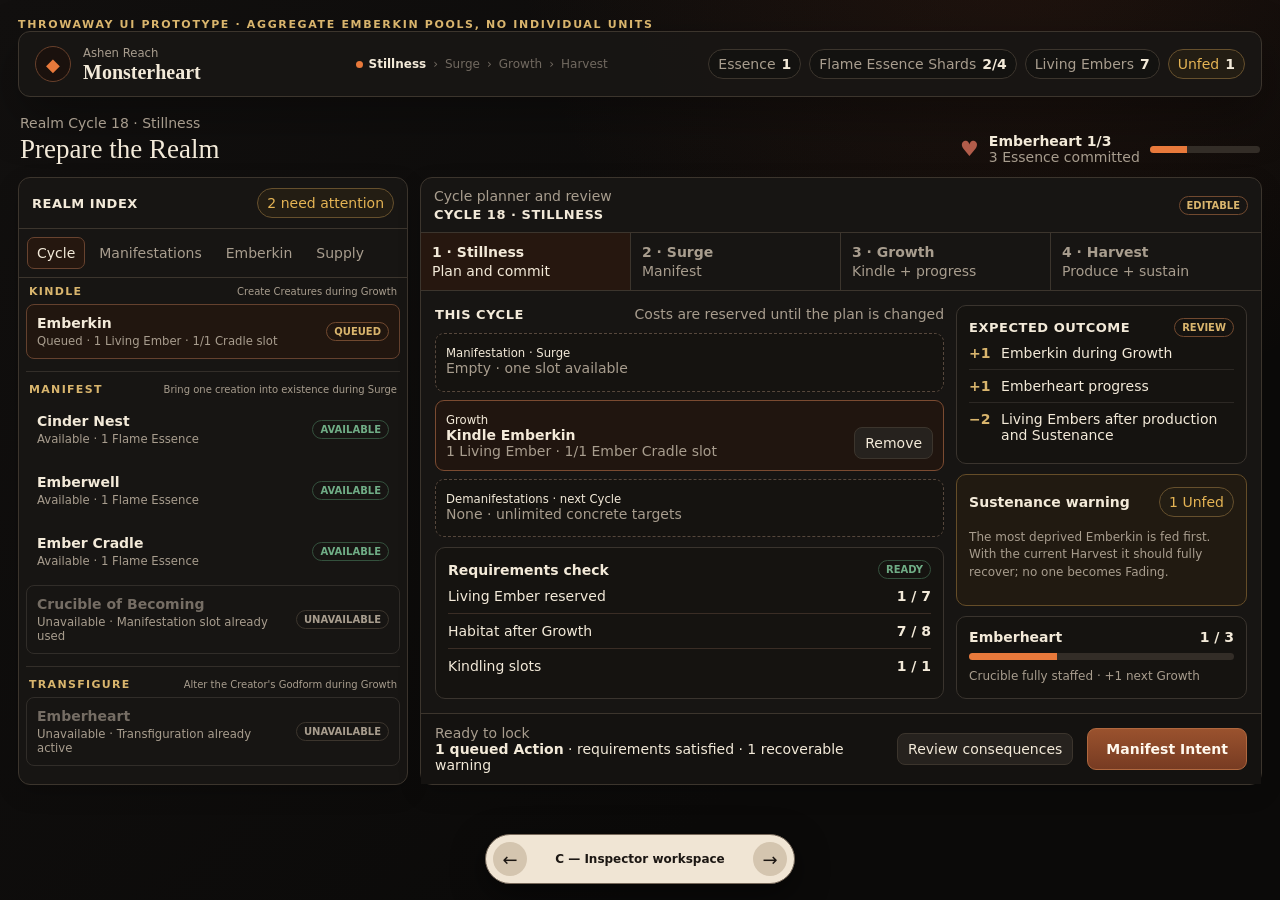
<file: management.html>
<!doctype html>
<html lang="en">
<head>
  <meta charset="utf-8">
  <meta name="viewport" content="width=device-width, initial-scale=1">
  <title>PROTOTYPE — Monsterheart Management Screen</title>
  <style>
    :root {
      color-scheme: dark;
      --ink: #f3ead9;
      --muted: #a89d8e;
      --deep: #0f0e0d;
      --panel: #181614;
      --panel-2: #211e1a;
      --line: #3c352d;
      --ember: #e8793b;
      --ember-soft: #4a2a1c;
      --gold: #d9b56d;
      --good: #70ad86;
      --warn: #e5b454;
      --danger: #d66c62;
      --blue: #7fa5bd;
      --radius: 12px;
      --shadow: 0 18px 50px rgba(0, 0, 0, .34);
    }

    * { box-sizing: border-box; }
    html, body { min-height: 100%; }
    body {
      margin: 0;
      background:
        radial-gradient(circle at 80% -10%, rgba(165, 72, 36, .13), transparent 32rem),
        linear-gradient(135deg, #12100f, #0b0a09 70%);
      color: var(--ink);
      font-family: Inter, ui-sans-serif, system-ui, -apple-system, BlinkMacSystemFont, "Segoe UI", sans-serif;
      font-size: 14px;
    }

    button { font: inherit; }
    button:focus-visible { outline: 2px solid var(--gold); outline-offset: 2px; }
    .prototype-shell { min-height: 100vh; padding: 18px 18px 92px; }
    .prototype-note {
      color: var(--gold);
      font-size: 11px;
      font-weight: 800;
      letter-spacing: .15em;
      text-transform: uppercase;
    }
    .topbar {
      display: flex;
      align-items: center;
      justify-content: space-between;
      gap: 16px;
      padding: 12px 16px;
      border: 1px solid var(--line);
      border-radius: var(--radius);
      background: rgba(24, 22, 20, .92);
      box-shadow: var(--shadow);
    }
    .brand { display: flex; align-items: center; gap: 12px; min-width: 220px; }
    .sigil {
      display: grid;
      width: 36px;
      height: 36px;
      place-items: center;
      border: 1px solid #68402b;
      border-radius: 50%;
      color: var(--ember);
      background: #1a110d;
      font-size: 18px;
    }
    .brand h1 { margin: 1px 0 0; font-family: Georgia, serif; font-size: 20px; font-weight: 600; }
    .brand small, .subtle { color: var(--muted); }
    .phase-line { display: flex; align-items: center; gap: 7px; }
    .phase-line span { color: #716960; font-size: 12px; }
    .phase-line .current { color: var(--ink); font-weight: 750; }
    .phase-line .current::before { content: ""; display: inline-block; width: 7px; height: 7px; margin-right: 6px; border-radius: 50%; background: var(--ember); }
    .header-resources { display: flex; gap: 8px; }
    .resource-chip, .status-chip {
      display: inline-flex;
      align-items: center;
      gap: 6px;
      min-height: 30px;
      padding: 5px 9px;
      border: 1px solid var(--line);
      border-radius: 999px;
      color: var(--muted);
      background: #131210;
      white-space: nowrap;
    }
    .resource-chip strong, .status-chip strong { color: var(--ink); }
    .status-chip.warn { color: var(--warn); border-color: #66502d; background: #231d13; }
    .status-chip.good { color: var(--good); border-color: #34513d; background: #142019; }

    .screen-intro {
      display: flex;
      align-items: end;
      justify-content: space-between;
      gap: 20px;
      margin: 18px 2px 12px;
    }
    .screen-intro h2 { margin: 3px 0 0; font-family: Georgia, serif; font-size: 27px; font-weight: 500; }
    .goal-mini { display: flex; align-items: center; gap: 10px; min-width: 300px; }
    .heart-icon { color: #b15c4a; font-size: 21px; line-height: 1; }
    .progress { flex: 1; height: 7px; overflow: hidden; border-radius: 99px; background: #332d27; }
    .progress > span { display: block; width: 33.333%; height: 100%; background: var(--ember); }

    .panel {
      border: 1px solid var(--line);
      border-radius: var(--radius);
      background: rgba(24, 22, 20, .94);
      box-shadow: 0 8px 22px rgba(0, 0, 0, .18);
    }
    .panel-head {
      display: flex;
      align-items: center;
      justify-content: space-between;
      gap: 10px;
      min-height: 44px;
      padding: 10px 13px;
      border-bottom: 1px solid var(--line);
    }
    .panel-head h3, .section-title { margin: 0; font-size: 13px; letter-spacing: .04em; text-transform: uppercase; }
    .panel-body { padding: 12px; }
    .stack { display: grid; gap: 10px; }
    .row { display: flex; align-items: center; justify-content: space-between; gap: 10px; }
    .divider { height: 1px; background: var(--line); }
    .metric-grid { display: grid; grid-template-columns: repeat(2, 1fr); gap: 8px; }
    .metric {
      padding: 10px;
      border: 1px solid #332e29;
      border-radius: 9px;
      background: #141210;
    }
    .metric span { display: block; color: var(--muted); font-size: 11px; }
    .metric strong { display: block; margin-top: 4px; font-size: 18px; }
    .pool-list { display: grid; gap: 7px; }
    .pool-row { display: grid; grid-template-columns: 1fr 38px 38px; gap: 6px; align-items: center; padding: 7px 0; border-bottom: 1px solid #2b2723; }
    .pool-row:last-child { border-bottom: 0; }
    .pool-row small { color: var(--muted); text-align: right; }
    .pool-row .warning { color: var(--warn); }
    .warning-box { padding: 10px 11px; border: 1px solid #654d28; border-radius: 9px; color: #e8ca8c; background: #241c11; }

    .action-button, .quiet-button, .danger-button {
      min-height: 32px;
      padding: 7px 10px;
      border: 1px solid #825036;
      border-radius: 8px;
      color: #fff4e8;
      background: #713a23;
      cursor: pointer;
    }
    .action-button:hover { background: #82462b; }
    .quiet-button { border-color: var(--line); color: var(--ink); background: #26221e; }
    .quiet-button:hover { background: #302a25; }
    .danger-button { border-color: #6a3833; color: #e8aaa4; background: #2a1715; }
    button[disabled], .disabled-action {
      border-color: #312d29 !important;
      color: #756d64 !important;
      background: #171513 !important;
      cursor: not-allowed !important;
    }
    .button-row { display: flex; flex-wrap: wrap; gap: 7px; }
    .reason { display: block; margin-top: 4px; color: #8d8379; font-size: 11px; }

    .manifest-card {
      padding: 11px;
      border: 1px solid #39332d;
      border-radius: 10px;
      background: #151310;
    }
    .manifest-card.selected { border-color: #915334; background: #1c1511; }
    .manifest-card h4 { margin: 0; font-size: 14px; }
    .manifest-meta { margin: 5px 0 9px; color: var(--muted); font-size: 12px; }
    .manifest-state { color: var(--good); font-size: 11px; font-weight: 700; text-transform: uppercase; }
    .manifest-state.warn { color: var(--warn); }
    .manifest-actions { display: flex; flex-wrap: wrap; gap: 6px; }
    .manifest-actions button { min-height: 28px; padding: 5px 8px; font-size: 12px; }

    .creator-action {
      display: grid;
      grid-template-columns: 1fr auto;
      gap: 4px 10px;
      align-items: center;
      padding: 10px;
      border: 1px solid #3a342e;
      border-radius: 9px;
      background: #151310;
    }
    .creator-action strong { font-size: 13px; }
    .creator-action p { grid-column: 1; margin: 0; color: var(--muted); font-size: 11px; }
    .creator-action button { grid-column: 2; grid-row: 1 / span 2; }
    .action-groups { display: grid; gap: 12px; }
    .action-group { display: grid; gap: 6px; }
    .action-group + .action-group { padding-top: 11px; border-top: 1px solid #332e29; }
    .action-group-head { display: flex; align-items: baseline; justify-content: space-between; gap: 10px; padding: 0 3px; }
    .action-group-head strong { color: var(--gold); font-size: 11px; letter-spacing: .12em; text-transform: uppercase; }
    .action-group-head small { color: var(--muted); font-size: 10px; text-align: right; }

    .plan-card { border: 1px solid #68442f; border-radius: 10px; background: #20150f; }
    .plan-item { padding: 10px; border-bottom: 1px solid #4c3224; }
    .plan-item:last-child { border-bottom: 0; }
    .plan-item small { color: #bfa58f; }
    .cta {
      display: block;
      width: 100%;
      min-height: 42px;
      border: 1px solid #b0683f;
      border-radius: 9px;
      color: #fff8ed;
      background: linear-gradient(#9a522e, #773b22);
      font-weight: 800;
      cursor: pointer;
    }
    .flow-note { color: var(--muted); font-size: 12px; line-height: 1.45; }

    /* Variant A — stable three-column ledger. */
    .variant-a { display: grid; grid-template-columns: minmax(210px, 260px) minmax(420px, 1fr) minmax(270px, 330px); gap: 12px; }
    .manifest-grid { display: grid; grid-template-columns: repeat(2, minmax(190px, 1fr)); gap: 9px; }

    /* Variant B — plan and consequences first. */
    .variant-b { display: grid; gap: 12px; }
    .cycle-board { display: grid; grid-template-columns: minmax(220px, .85fr) minmax(340px, 1.35fr) minmax(230px, .9fr); gap: 12px; }
    .phase-ribbon { display: grid; grid-template-columns: repeat(4, 1fr); border-bottom: 1px solid var(--line); }
    .phase-step { padding: 11px; border-right: 1px solid var(--line); color: var(--muted); }
    .phase-step:last-child { border-right: 0; }
    .phase-step.current { color: var(--ink); background: #26170f; }
    .phase-step strong { display: block; margin-bottom: 3px; }
    .queue-lane { display: grid; gap: 8px; }
    .queue-slot { min-height: 58px; padding: 10px; border: 1px dashed #56473c; border-radius: 9px; background: #151310; }
    .queue-slot.filled { border-style: solid; border-color: #7b4b31; background: #20150f; }
    .preview-line { display: grid; grid-template-columns: 24px 1fr; gap: 8px; padding: 8px 0; border-bottom: 1px solid #2c2824; }
    .preview-line:last-child { border-bottom: 0; }
    .preview-number { color: var(--gold); font-weight: 800; }
    .roster-strip { display: grid; grid-template-columns: 1.2fr 2.2fr 1fr; gap: 12px; }
    .dense-table { width: 100%; border-collapse: collapse; }
    .dense-table th, .dense-table td { padding: 8px; border-bottom: 1px solid #302b26; text-align: left; }
    .dense-table th { color: var(--muted); font-size: 11px; font-weight: 600; text-transform: uppercase; }

    /* Variant C — list + detail inspector. */
    .variant-c { display: grid; grid-template-columns: minmax(310px, 390px) 1fr; gap: 12px; min-height: 590px; }
    .workspace-nav { display: grid; grid-template-rows: auto auto minmax(0, 1fr); overflow: hidden; }
    .tabs { display: flex; min-height: 49px; gap: 4px; padding: 8px; overflow-x: auto; overflow-y: hidden; border-bottom: 1px solid var(--line); }
    .tab { padding: 7px 9px; border: 1px solid transparent; border-radius: 7px; color: var(--muted); background: transparent; cursor: pointer; }
    .tab.active { border-color: #68432f; color: var(--ink); background: #25170f; }
    .object-list { display: grid; min-height: 0; align-content: start; gap: 2px; padding: 7px; overflow-y: auto; }
    .object-row {
      display: grid;
      grid-template-columns: 1fr auto;
      gap: 3px 8px;
      padding: 10px;
      border: 1px solid transparent;
      border-radius: 8px;
      color: var(--ink);
      background: transparent;
      text-align: left;
      cursor: pointer;
    }
    .object-row:hover, .object-row.active { border-color: #64412e; background: #21160f; }
    .object-row small { color: var(--muted); }
    .object-row .tag { grid-column: 2; grid-row: 1 / span 2; align-self: center; }
    .inspector { display: grid; grid-template-rows: auto 1fr auto; }
    .inspector-main { display: grid; grid-template-columns: minmax(330px, 1.4fr) minmax(220px, .8fr); gap: 12px; padding: 14px; }
    .detail-hero { padding: 16px; border: 1px solid #4b3a2f; border-radius: 11px; background: linear-gradient(145deg, #26170f, #171310); }
    .detail-hero h3 { margin: 4px 0 8px; font-family: Georgia, serif; font-size: 25px; }
    .detail-stat { display: flex; align-items: center; justify-content: space-between; padding: 9px 0; border-bottom: 1px solid #3a2d25; }
    .detail-stat:last-child { border-bottom: 0; }
    .action-dock { display: flex; align-items: center; justify-content: space-between; gap: 14px; padding: 11px 14px; border-top: 1px solid var(--line); background: #141210; }
    .action-dock .plan-summary { flex: 1; }
    .review-stack { display: grid; align-content: start; gap: 10px; }
    .review-card { padding: 12px; border: 1px solid #3a342e; border-radius: 10px; background: #151310; }
    .review-card.warn { border-color: #654d28; background: #211a11; }

    .tag {
      display: inline-flex;
      align-items: center;
      padding: 3px 7px;
      border: 1px solid var(--line);
      border-radius: 99px;
      color: var(--muted);
      font-size: 10px;
      font-weight: 700;
      text-transform: uppercase;
    }
    .tag.available { color: var(--good); border-color: #34513d; }
    .tag.warning { color: var(--warn); border-color: #66502d; }
    .tag.queued { color: var(--gold); border-color: #71492f; }
    .prototype-feedback {
      position: fixed;
      right: 18px;
      bottom: 78px;
      z-index: 20;
      max-width: 360px;
      padding: 10px 12px;
      border: 1px solid #87573a;
      border-radius: 9px;
      color: #f3ddca;
      background: #25170f;
      box-shadow: var(--shadow);
      opacity: 0;
      transform: translateY(8px);
      pointer-events: none;
      transition: .16s ease;
    }
    .prototype-feedback.show { opacity: 1; transform: none; }

    .prototype-switcher {
      position: fixed;
      left: 50%;
      bottom: 16px;
      z-index: 30;
      display: flex;
      align-items: center;
      gap: 8px;
      padding: 7px;
      border: 1px solid #77695b;
      border-radius: 999px;
      background: #f0e5d4;
      box-shadow: 0 10px 32px rgba(0, 0, 0, .5);
      transform: translateX(-50%);
      color: #1c1713;
    }
    .prototype-switcher button {
      width: 34px;
      height: 34px;
      border: 0;
      border-radius: 50%;
      color: #1c1713;
      background: #d4c5af;
      cursor: pointer;
      font-size: 18px;
    }
    .prototype-switcher strong { min-width: 210px; text-align: center; font-size: 12px; }

    @media (max-width: 1040px) {
      .phase-line { display: none; }
      .variant-a { grid-template-columns: 220px 1fr; }
      .variant-a > :last-child { grid-column: 1 / -1; }
      .cycle-board, .roster-strip { grid-template-columns: 1fr 1fr; }
      .cycle-board > :last-child, .roster-strip > :last-child { grid-column: 1 / -1; }
      .variant-c { grid-template-columns: 300px 1fr; }
      .inspector-main { grid-template-columns: 1fr; }
    }
    @media (max-width: 720px) {
      .prototype-shell { padding: 10px 10px 92px; }
      .topbar, .screen-intro { align-items: flex-start; flex-direction: column; }
      .header-resources { width: 100%; flex-wrap: wrap; overflow: visible; }
      .goal-mini { width: 100%; min-width: 0; }
      .variant-a, .cycle-board, .roster-strip, .variant-c { grid-template-columns: 1fr; }
      .variant-a > :last-child, .cycle-board > :last-child, .roster-strip > :last-child { grid-column: auto; }
      .manifest-grid { grid-template-columns: 1fr; }
      .phase-ribbon { grid-template-columns: repeat(2, 1fr); }
      .workspace-nav { max-height: 420px; }
      .inspector-main { padding: 10px; }
      .action-dock { align-items: stretch; flex-direction: column; }
      .prototype-switcher { bottom: 10px; width: calc(100% - 20px); justify-content: space-between; }
      .prototype-switcher strong { min-width: 0; }
    }
  </style>
</head>
<body data-prototype="true">
  <!-- Three variants of the first-slice management screen, switchable via ?variant=A|B|C on this standalone prototype route. -->
  <div id="app"></div>
  <div id="feedback" class="prototype-feedback" role="status"></div>
  <div class="prototype-switcher" aria-label="Prototype variants">
    <button id="previous-variant" aria-label="Previous variant">←</button>
    <strong id="variant-label"></strong>
    <button id="next-variant" aria-label="Next variant">→</button>
  </div>

  <script>
    const variants = [
      { key: "A", name: "Realm ledger" },
      { key: "B", name: "Cycle command desk" },
      { key: "C", name: "Inspector workspace" }
    ];

    const snapshot = {
      cycle: 18,
      resources: { essence: 1, flameEssenceShards: 2, embers: 7 },
      population: { total: 6, capacity: 8, sustainedAllocated: 3, sustainedUnallocated: 2, unfedUnallocated: 1, fading: 0 },
      project: { name: "Emberheart", progress: 1, target: 3, essence: 3 },
      plan: { manifestation: "None", growth: "Kindle Emberkin", removals: "None" }
    };

    const manifestations = [
      { id: 1, name: "Emberwell #1", type: "Resource Source", state: "Fully staffed", meta: "1/1 Emberkin · Harvest: +4 Living Embers, +1 Flame Essence Shard", actions: ["Withdraw Emberkin", "Demanifest"] },
      { id: 2, name: "Emberwell #2", type: "Resource Source", state: "Understaffed", meta: "0/1 Emberkin · Produces nothing until staffed", actions: ["Commit Emberkin", "Demanifest"], warning: true },
      { id: 3, name: "Crucible of Becoming", type: "Transfiguration", state: "Supporting Emberheart", meta: "2/2 Emberkin · Growth: +1 progress", actions: ["Withdraw Emberkin", "Abandon Transfiguration", "Demanifest"] },
      { id: 4, name: "Cinder Nest #1", type: "Habitat", state: "Available", meta: "+4 Emberkin Habitat capacity", actions: ["Demanifest"] },
      { id: 5, name: "Cinder Nest #2", type: "Habitat", state: "Available", meta: "+4 Emberkin Habitat capacity", actions: ["Demanifest"] },
      { id: 6, name: "Ember Cradle", type: "Kindling Site", state: "Reserved this Cycle", meta: "1/1 Kindle Emberkin slot queued", actions: ["Demanifest"] }
    ];

    function header() {
      return `
        <div class="prototype-note">Throwaway UI prototype · aggregate Emberkin pools, no individual units</div>
        <header class="topbar">
          <div class="brand"><div class="sigil">◆</div><div><small>Ashen Reach</small><h1>Monsterheart</h1></div></div>
          <div class="phase-line"><span class="current">Stillness</span><span>›</span><span>Surge</span><span>›</span><span>Growth</span><span>›</span><span>Harvest</span></div>
          <div class="header-resources">
            <span class="resource-chip">Essence <strong>${snapshot.resources.essence}</strong></span>
            <span class="resource-chip">Flame Essence Shards <strong>${snapshot.resources.flameEssenceShards}/4</strong></span>
            <span class="resource-chip">Living Embers <strong>${snapshot.resources.embers}</strong></span>
            <span class="status-chip warn">Unfed <strong>1</strong></span>
          </div>
        </header>
        <div class="screen-intro">
          <div><span class="subtle">Realm Cycle ${snapshot.cycle} · Stillness</span><h2>Prepare the Realm</h2></div>
          <div class="goal-mini"><span class="heart-icon">♥</span><div><strong>Emberheart ${snapshot.project.progress}/${snapshot.project.target}</strong><div class="subtle">3 Essence committed</div></div><div class="progress"><span></span></div></div>
        </div>`;
    }

    function poolsPanel() {
      return `<section class="panel">
        <div class="panel-head"><h3>Emberkin pools</h3><span class="tag warning">1 Unfed</span></div>
        <div class="panel-body stack">
          <div class="metric-grid"><div class="metric"><span>Population</span><strong>6 / 8</strong></div><div class="metric"><span>Committed</span><strong>3</strong></div></div>
          <div class="pool-list">
            <div class="pool-row"><strong>Sustained</strong><small>3 Alloc.</small><small>2 Free</small></div>
            <div class="pool-row"><strong class="warning">Unfed</strong><small>0 Alloc.</small><small class="warning">1 Free</small></div>
            <div class="pool-row"><strong>Fading</strong><small>—</small><small>0</small></div>
          </div>
          <div class="warning-box"><strong>Recoverable pressure</strong><br>One Emberkin needs Living Embers this Harvest. Feeding prioritises it automatically.</div>
        </div>
      </section>`;
    }

    function resourcesPanel() {
      return `<section class="panel">
        <div class="panel-head"><h3>Realm supply</h3></div>
        <div class="panel-body stack">
          <div class="row"><span>Flame Essence</span><strong>1 available · 3 committed</strong></div>
          <div class="row"><span>Flame Essence Shards</span><strong>2 / 4</strong></div>
          <div class="row"><span>Living Embers</span><strong>7</strong></div>
          <div class="divider"></div>
          <div class="flow-note">Projected Harvest: +4 Living Embers, +1 Flame Essence Shard, −6 Sustenance.</div>
        </div>
      </section>`;
    }

    function manifestCard(item, selected = false) {
      return `<article class="manifest-card ${selected ? "selected" : ""}">
        <div class="row"><h4>${item.name}</h4><span class="manifest-state ${item.warning ? "warn" : ""}">${item.state}</span></div>
        <div class="manifest-meta">${item.type}<br>${item.meta}</div>
        <div class="manifest-actions">${item.actions.map(action => `<button class="${action.includes("Abandon") ? "danger-button" : "quiet-button"}" data-demo-action="${action} · ${item.name}">${action}</button>`).join("")}</div>
      </article>`;
    }

    function creatorActions(compact = false) {
      const groups = [
        ["Kindle", "Create Creatures during Growth", [
          ["Emberkin", "Kindle Emberkin", "Queued · 1 Living Ember · 1/1 Cradle slot", true, false]
        ]],
        ["Manifest", "Bring one creation into existence during Surge", [
          ["Cinder Nest", "Manifest Cinder Nest", "Available · 1 Flame Essence", false, false],
          ["Emberwell", "Manifest Emberwell", "Available · 1 Flame Essence", false, false],
          ["Ember Cradle", "Manifest Ember Cradle", "Available · 1 Flame Essence", false, false],
          ["Crucible of Becoming", "Manifest Crucible of Becoming", "Unavailable · Manifestation slot already used", false, true]
        ]],
        ["Transfigure", "Alter the Creator's Godform during Growth", [
          ["Emberheart", "Shape Emberheart", "Unavailable · Transfiguration already active", false, true]
        ]]
      ];
      return `<div class="action-groups">${groups.map(([category, description, actions]) => `<section class="action-group">
        <div class="action-group-head"><strong>${category}</strong><small>${description}</small></div>
        ${actions.map(([target, fullName, note, queued, disabled]) => compact
          ? `<button class="object-row ${queued ? "active" : ""}" ${disabled ? "disabled" : ""} data-demo-action="${fullName}"><strong>${target}</strong><small>${note}</small><span class="tag ${disabled ? "" : queued ? "queued" : "available"}">${disabled ? "Unavailable" : queued ? "Queued" : "Available"}</span></button>`
          : `<div class="creator-action"><strong>${target}</strong><p>${note}</p><button class="${queued ? "quiet-button" : "action-button"}" ${disabled ? "disabled" : ""} data-demo-action="${fullName}">${queued ? "Review" : "Queue"}</button></div>`
        ).join("")}
      </section>`).join("")}</div>`;
    }

    function planPanel() {
      return `<section class="panel">
        <div class="panel-head"><h3>Cycle plan</h3><span class="tag queued">1 Action</span></div>
        <div class="panel-body stack">
          <div class="plan-card">
            <div class="plan-item"><small>Manifestation slot</small><div>None queued</div></div>
            <div class="plan-item"><small>Growth</small><div class="row"><strong class="js-plan-slot">Kindle Emberkin</strong><button class="quiet-button" data-demo-action="Remove Kindle Emberkin">Remove</button></div></div>
            <div class="plan-item"><small>Demanifest Actions</small><div>None queued</div></div>
          </div>
          <div class="flow-note">Locking the plan spends its reserved resources. The Emberkin appears during Growth and can work next Cycle.</div>
          <button class="cta" data-demo-action="Manifest Intent">Manifest Intent · Begin Cycle</button>
        </div>
      </section>`;
    }

    function variantA() {
      return `${header()}<main class="variant-a">
        <div class="stack">${poolsPanel()}${resourcesPanel()}</div>
        <section class="panel"><div class="panel-head"><h3>Existing Manifestations</h3><span class="subtle">Actions belong to each concrete Manifestation</span></div><div class="panel-body"><div class="manifest-grid">${manifestations.map(item => manifestCard(item)).join("")}</div></div></section>
        <div class="stack"><section class="panel"><div class="panel-head"><h3>Creator Actions</h3><span class="subtle">Available and unavailable</span></div><div class="panel-body">${creatorActions()}</div></section>${planPanel()}</div>
      </main>`;
    }

    function variantB() {
      return `${header()}<main class="variant-b">
        <section class="panel">
          <div class="phase-ribbon"><div class="phase-step current"><strong>1 · Stillness</strong>Plan and commit</div><div class="phase-step"><strong>2 · Surge</strong>Manifest</div><div class="phase-step"><strong>3 · Growth</strong>Kindle + progress</div><div class="phase-step"><strong>4 · Harvest</strong>Produce + sustain</div></div>
          <div class="panel-body cycle-board">
            <div><h3 class="section-title">Choose Actions</h3><p class="flow-note">Creator Actions enter the plan. Local Actions remain on each Manifestation below.</p>${creatorActions(true)}</div>
            <div><div class="row"><h3 class="section-title">This Cycle</h3><span class="tag queued">Editable</span></div><div class="queue-lane" style="margin-top:10px"><div class="queue-slot"><small>Manifestation</small><div class="subtle">Empty · one slot available</div></div><div class="queue-slot filled"><small>Growth</small><div class="row"><strong class="js-plan-slot">Kindle Emberkin</strong><button class="quiet-button" data-demo-action="Remove Kindle Emberkin">Remove</button></div></div><div class="queue-slot"><small>Demanifestations</small><div class="subtle">None · unlimited</div></div></div><button class="cta" style="margin-top:10px" data-demo-action="Manifest Intent">Manifest Intent · Lock Cycle Plan</button></div>
            <div><div class="row"><h3 class="section-title">Expected outcome</h3><span class="status-chip warn">1 warning</span></div><div style="margin-top:9px"><div class="preview-line"><span class="preview-number">+1</span><span>Emberkin during Growth</span></div><div class="preview-line"><span class="preview-number">+1</span><span>Emberheart progress</span></div><div class="preview-line"><span class="preview-number">−2</span><span>Living Embers after production and Sustenance</span></div><div class="preview-line"><span class="preview-number">✓</span><span>Unfed Emberkin should recover</span></div></div></div>
          </div>
        </section>
        <div class="roster-strip">
          ${poolsPanel()}
          <section class="panel"><div class="panel-head"><h3>Manifestation operations</h3><span class="subtle">Operate and restructure here</span></div><div class="panel-body"><table class="dense-table"><thead><tr><th>Manifestation</th><th>Labour</th><th>Effect</th><th>Local Actions</th></tr></thead><tbody>${manifestations.map(item => `<tr><td><strong>${item.name}</strong><br><small class="subtle">${item.state}</small></td><td>${item.meta.split(" · ")[0]}</td><td>${item.meta.split(" · ")[1] || item.type}</td><td><button class="quiet-button" data-demo-action="Inspect ${item.name}">Inspect</button></td></tr>`).join("")}</tbody></table></div></section>
          ${resourcesPanel()}
        </div>
      </main>`;
    }

    function currentCView() {
      const requested = new URLSearchParams(location.search).get("view")?.toLowerCase();
      return ["cycle", "manifestations", "emberkin", "supply"].includes(requested) ? requested : "cycle";
    }

    function cTabs(view) {
      const tabs = [["cycle", "Cycle"], ["manifestations", "Manifestations"], ["emberkin", "Emberkin"], ["supply", "Supply"]];
      return `<div class="tabs">${tabs.map(([key, label]) => `<button class="tab ${view === key ? "active" : ""}" data-c-view="${key}">${label}</button>`).join("")}</div>`;
    }

    function cIndex(view) {
      if (view === "cycle") return creatorActions(true);
      if (view === "manifestations") {
        const selected = manifestations[1];
        return manifestations.map(item => `<button class="object-row ${item.id === selected.id ? "active" : ""}" data-demo-action="Inspect ${item.name}"><strong>${item.name}</strong><small>${item.type} · ${item.meta}</small><span class="tag ${item.warning ? "warning" : "available"}">${item.state}</span></button>`).join("");
      }
      if (view === "emberkin") return `
        <button class="object-row active" data-demo-action="Inspect Sustained pool"><strong>Sustained</strong><small>3 Allocated · 2 Unallocated</small><span class="tag available">5</span></button>
        <button class="object-row" data-demo-action="Inspect Unfed pool"><strong>Unfed</strong><small>0 Allocated · 1 Unallocated</small><span class="tag warning">1</span></button>
        <button class="object-row" data-demo-action="Inspect Fading pool"><strong>Fading</strong><small>Cannot remain Allocated</small><span class="tag">0</span></button>`;
      return `
        <button class="object-row active" data-demo-action="Inspect Living Embers"><strong>Living Embers</strong><small>Sustenance · 7 available</small><span class="tag available">7</span></button>
        <button class="object-row" data-demo-action="Inspect Flame Essence"><strong>Flame Essence</strong><small>1 available · 3 committed</small><span class="tag available">1</span></button>
        <button class="object-row" data-demo-action="Inspect Flame Essence Shards"><strong>Flame Essence Shards</strong><small>2 of 4 toward Flame Essence</small><span class="tag">2/4</span></button>`;
    }

    function cCycleInspector() {
      return `<section class="panel inspector">
        <div class="panel-head"><div><span class="subtle">Cycle planner and review</span><h3 style="margin-top:3px">Cycle ${snapshot.cycle} · Stillness</h3></div><span class="tag queued">Editable</span></div>
        <div class="phase-ribbon"><div class="phase-step current"><strong>1 · Stillness</strong>Plan and commit</div><div class="phase-step"><strong>2 · Surge</strong>Manifest</div><div class="phase-step"><strong>3 · Growth</strong>Kindle + progress</div><div class="phase-step"><strong>4 · Harvest</strong>Produce + sustain</div></div>
        <div class="inspector-main">
          <div class="stack">
            <div class="row"><h3 class="section-title">This Cycle</h3><span class="subtle">Costs are reserved until the plan is changed</span></div>
            <div class="queue-lane">
              <div class="queue-slot"><small>Manifestation · Surge</small><div class="subtle">Empty · one slot available</div></div>
              <div class="queue-slot filled"><small>Growth</small><div class="row"><div><strong class="js-plan-slot">Kindle Emberkin</strong><div class="subtle">1 Living Ember · 1/1 Ember Cradle slot</div></div><button class="quiet-button" data-demo-action="Remove Kindle Emberkin">Remove</button></div></div>
              <div class="queue-slot"><small>Demanifestations · next Cycle</small><div class="subtle">None · unlimited concrete targets</div></div>
            </div>
            <div class="review-card"><div class="row"><strong>Requirements check</strong><span class="tag available">Ready</span></div><div class="detail-stat"><span>Living Ember reserved</span><strong>1 / 7</strong></div><div class="detail-stat"><span>Habitat after Growth</span><strong>7 / 8</strong></div><div class="detail-stat"><span>Kindling slots</span><strong>1 / 1</strong></div></div>
          </div>
          <div class="review-stack">
            <div class="review-card"><div class="row"><h3 class="section-title">Expected outcome</h3><span class="tag queued">Review</span></div><div class="preview-line"><span class="preview-number">+1</span><span>Emberkin during Growth</span></div><div class="preview-line"><span class="preview-number">+1</span><span>Emberheart progress</span></div><div class="preview-line"><span class="preview-number">−2</span><span>Living Embers after production and Sustenance</span></div></div>
            <div class="review-card warn"><div class="row"><strong>Sustenance warning</strong><span class="status-chip warn">1 Unfed</span></div><p class="flow-note">The most deprived Emberkin is fed first. With the current Harvest it should fully recover; no one becomes Fading.</p></div>
            <div class="review-card"><div class="row"><strong>Emberheart</strong><strong>1 / 3</strong></div><div class="progress" style="margin:8px 0"><span></span></div><div class="flow-note">Crucible fully staffed · +1 next Growth</div></div>
          </div>
        </div>
        <div class="action-dock"><div class="plan-summary"><span class="subtle">Ready to lock</span><div><strong>1 queued Action</strong> · requirements satisfied · 1 recoverable warning</div></div><button class="quiet-button" data-demo-action="Review Cycle consequences">Review consequences</button><button class="cta" style="width:auto;padding:0 18px" data-demo-action="Manifest Intent">Manifest Intent</button></div>
      </section>`;
    }

    function cManifestationInspector() {
      const selected = manifestations[1];
      return `<section class="panel inspector">
        <div class="panel-head"><div><span class="subtle">Manifestation details</span><h3 style="margin-top:3px">${selected.name}</h3></div><span class="tag warning">${selected.state}</span></div>
        <div class="inspector-main">
          <div class="stack">
            <div class="detail-hero"><span class="prototype-note">Resource Source</span><h3>Emberwell</h3><p class="flow-note">Turns Emberkin labour into Living Embers and Flame Essence Shards during Harvest.</p><div class="detail-stat"><span>Labour requirement</span><strong>0 / 1 Emberkin</strong></div><div class="detail-stat"><span>Current Harvest</span><strong>Produces nothing</strong></div><div class="detail-stat"><span>When staffed</span><strong>+4 Living Embers · +1 Flame Essence Shard</strong></div></div>
            <section><h3 class="section-title">Actions on this Manifestation</h3><p class="flow-note">These Actions belong here—not in the global Creator Action list.</p><div class="button-row"><button class="action-button" data-demo-action="Commit Emberkin · Emberwell #2">Commit Emberkin</button><button class="quiet-button" disabled>Withdraw Emberkin</button><button class="danger-button" data-demo-action="Demanifest · Emberwell #2">Demanifest</button></div></section>
          </div>
          <div class="stack">${poolsPanel()}${resourcesPanel()}<section class="panel"><div class="panel-head"><h3>Emberheart</h3><span class="heart-icon">♥</span></div><div class="panel-body"><div class="row"><strong>Progress</strong><strong>1 / 3</strong></div><div class="progress" style="margin:8px 0"><span></span></div><div class="flow-note">Crucible fully staffed · +1 next Growth</div></div></section></div>
        </div>
        <div class="action-dock"><div class="plan-summary"><span class="subtle">Cycle plan</span><div><strong class="js-plan-slot">Kindle Emberkin</strong> · no Manifestation · no Demanifestation</div></div><button class="quiet-button" data-c-view="cycle">Open Cycle planner</button><button class="cta" style="width:auto;padding:0 18px" data-demo-action="Manifest Intent">Manifest Intent</button></div>
      </section>`;
    }

    function cEmberkinInspector() {
      return `<section class="panel inspector"><div class="panel-head"><div><span class="subtle">Aggregate Creature management</span><h3 style="margin-top:3px">Emberkin pools</h3></div><span class="tag warning">1 Unfed</span></div><div class="inspector-main"><div class="stack">${poolsPanel()}<div class="review-card"><h3 class="section-title">Automatic Sustenance priority</h3><div class="detail-stat"><span>1</span><strong>Fading</strong></div><div class="detail-stat"><span>2</span><strong>Unfed · Allocated first within state</strong></div><div class="detail-stat"><span>3</span><strong>Sustained · Allocated first within state</strong></div></div></div><div class="review-stack"><div class="review-card"><strong>No individual Emberkin identities</strong><p class="flow-note">Commitments draw generic Emberkin from the eligible pool. Only counts, Sustenance state, and allocation state are shown.</p></div><div class="review-card warn"><strong>Current warning</strong><p class="flow-note">One Unallocated Emberkin is Unfed. Current production should fully restore it this Harvest.</p></div></div></div><div class="action-dock"><div class="plan-summary"><span class="subtle">Population</span><div><strong>6 / 8 Emberkin</strong> · 3 Allocated · 3 Unallocated</div></div><button class="quiet-button" data-c-view="cycle">Open Cycle planner</button></div></section>`;
    }

    function cSupplyInspector() {
      return `<section class="panel inspector"><div class="panel-head"><div><span class="subtle">Realm supply details</span><h3 style="margin-top:3px">Production and reserves</h3></div><span class="tag available">Stable this Cycle</span></div><div class="inspector-main"><div class="stack">${resourcesPanel()}<div class="review-card"><h3 class="section-title">Harvest projection</h3><div class="detail-stat"><span>Emberwell production</span><strong>+4 Living Embers · +1 Flame Essence Shard</strong></div><div class="detail-stat"><span>Emberkin Sustenance</span><strong>−6 Living Embers</strong></div><div class="detail-stat"><span>Expected balance</span><strong>5 Living Embers · 3/4 Flame Essence Shards</strong></div></div></div><div class="review-stack"><div class="review-card"><strong>Flame Essence</strong><p class="flow-note">1 available for a Manifestation. 3 remain committed to Emberheart.</p></div><div class="review-card"><strong>Flame Essence formation</strong><p class="flow-note">The next operated Emberwell Harvest brings the Realm to 3/4 Flame Essence Shards; no new Flame Essence forms this Cycle.</p></div></div></div><div class="action-dock"><div class="plan-summary"><span class="subtle">Projected Harvest</span><div><strong>Recover Unfed pressure</strong> · keep 5 Living Embers</div></div><button class="quiet-button" data-c-view="cycle">Open Cycle planner</button></div></section>`;
    }

    function variantC() {
      const view = currentCView();
      const detail = view === "cycle" ? cCycleInspector() : view === "manifestations" ? cManifestationInspector() : view === "emberkin" ? cEmberkinInspector() : cSupplyInspector();
      return `${header()}<main class="variant-c">
        <section class="panel workspace-nav">
          <div class="panel-head"><h3>Realm index</h3><span class="status-chip warn">2 need attention</span></div>
          ${cTabs(view)}
          <div class="object-list">${cIndex(view)}</div>
        </section>
        ${detail}
      </main>`;
    }

    function currentVariant() {
      const requested = new URLSearchParams(location.search).get("variant")?.toUpperCase();
      return variants.find(item => item.key === requested) || variants[2];
    }

    function render() {
      const active = currentVariant();
      document.querySelector("#app").innerHTML = `<div class="prototype-shell">${active.key === "A" ? variantA() : active.key === "B" ? variantB() : variantC()}</div>`;
      document.querySelector("#variant-label").textContent = `${active.key} — ${active.name}`;
      document.querySelectorAll("[data-demo-action]").forEach(button => button.addEventListener("click", () => showFeedback(button.dataset.demoAction)));
      document.querySelectorAll("[data-c-view]").forEach(button => button.addEventListener("click", () => {
        const url = new URL(location.href);
        url.searchParams.set("variant", "C");
        url.searchParams.set("view", button.dataset.cView);
        history.replaceState({}, "", url);
        render();
      }));
    }

    function showFeedback(action) {
      const feedback = document.querySelector("#feedback");
      feedback.textContent = action === "Manifest Intent"
        ? "Prototype flow: validate requirements, lock the Cycle plan, then move to Surge."
        : `Prototype flow: ${action}. The final game would update the visible plan or selected Manifestation.`;
      feedback.classList.add("show");
      clearTimeout(showFeedback.timeout);
      showFeedback.timeout = setTimeout(() => feedback.classList.remove("show"), 2600);
    }

    function cycleVariant(direction) {
      const active = currentVariant();
      const index = variants.findIndex(item => item.key === active.key);
      const next = variants[(index + direction + variants.length) % variants.length];
      const url = new URL(location.href);
      url.searchParams.set("variant", next.key);
      history.replaceState({}, "", url);
      render();
    }

    document.querySelector("#previous-variant").addEventListener("click", () => cycleVariant(-1));
    document.querySelector("#next-variant").addEventListener("click", () => cycleVariant(1));
    addEventListener("keydown", event => {
      if (["INPUT", "TEXTAREA"].includes(document.activeElement?.tagName) || document.activeElement?.isContentEditable) return;
      if (event.key === "ArrowLeft") cycleVariant(-1);
      if (event.key === "ArrowRight") cycleVariant(1);
    });
    addEventListener("popstate", render);
    render();
  </script>
</body>
</html>
</file>
<file: pokoj-zosi/style.css>
@import url('https://fonts.googleapis.com/css2?family=DM+Sans:wght@400;500;600;700&family=Playfair+Display:ital,wght@0,500;0,600;1,500&display=swap');
:root{--paper:#f6f3ee;--ink:#302c29;--muted:#766d66;--line:#dcd6cd;--rose:#9d665c;--sage:#e0e4d8;--serif:'Playfair Display',Georgia,serif;--sans:'DM Sans',Arial,sans-serif}*{box-sizing:border-box}html{scroll-behavior:smooth;scroll-padding-top:100px}body{margin:0;background:var(--paper);color:var(--ink);font:15px/1.6 var(--sans)}button,input,select{font:inherit}button,a,select,input{touch-action:manipulation}button,a{ -webkit-tap-highlight-color:transparent}a{color:inherit;text-decoration:none}button{cursor:pointer}button:focus-visible,a:focus-visible,select:focus-visible,input:focus-visible{outline:3px solid var(--rose);outline-offset:4px}header{height:88px;padding:0 5%;display:flex;align-items:center;justify-content:space-between;border-bottom:1px solid var(--line);background:var(--paper);position:sticky;top:0;z-index:5}.brand{display:flex;align-items:center;gap:12px;font-size:17px;font-weight:600;white-space:nowrap;flex-shrink:0}nav{display:flex;gap:30px}nav a{font-size:14px}.studio,.eyebrow{font-size:10px;font-weight:700;letter-spacing:2px}.studio{color:var(--muted)}main{max-width:1600px;margin:auto;padding:0 5%}.intro{display:grid;grid-template-columns:0.8fr 1.2fr;gap:7%;padding:65px 0 75px;align-items:center}.eyebrow{color:var(--rose)}h1{font:500 clamp(48px,5vw,78px)/1.1 var(--serif);margin:22px 0}h1 em{color:var(--rose)}.intro p{color:var(--muted);max-width:380px;margin:25px 0 30px;font-size:16px}.primary{display:inline-flex;background:var(--ink);color:white;padding:13px 21px;gap:30px;border-radius:3px;font-size:14px}.stats{display:flex;gap:38px;margin-top:40px;color:var(--muted);font-size:12px}.stats b{font:29px var(--serif);color:var(--ink);margin-right:6px}.hero{margin:0;position:relative}.hero img{width:100%;display:block;aspect-ratio:1.28;object-fit:cover;border-radius:110px 4px 4px 4px}.hero figcaption{display:flex;justify-content:space-between;font-size:11px;color:var(--muted);margin-top:12px}.hero figcaption span{letter-spacing:1px}.section{padding:55px 0 65px;border-top:1px solid var(--line)}.section-title{display:flex;justify-content:space-between;align-items:flex-end;gap:30px;margin-bottom:30px}h2{font:500 clamp(29px,3vw,43px)/1.2 var(--serif);margin:12px 0 0}.section-title p{color:var(--muted);font-size:13px;max-width:340px}.tabs{display:grid;grid-template-columns:repeat(auto-fit,minmax(180px,1fr));gap:10px;margin-bottom:30px}.tab{background:transparent;border:1px solid var(--line);border-radius:4px;padding:14px;text-align:left;color:var(--ink)}.tab small{display:block;font-size:10px;letter-spacing:1px;margin-bottom:4px;color:var(--muted)}.tab.active{background:var(--ink);color:white;border-color:var(--ink)}.tab.active small{color:#e7c9c2}.project-head{display:flex;justify-content:space-between;gap:25px;margin-bottom:25px}.project-head h3{font:500 29px var(--serif);margin:0 0 10px}.project-head p{max-width:650px;color:var(--muted);margin:0}.outline{border:1px solid var(--ink);border-radius:3px;background:transparent;padding:10px 17px;align-self:flex-start;white-space:nowrap}.gallery{display:grid;grid-template-columns:repeat(2,minmax(0,1fr));gap:28px;align-items:start}.image-card{margin:0}.image-card button{display:block;padding:0;border:0;background:transparent;width:100%;overflow:hidden;border-radius:4px}.image-card img{display:block;width:100%;height:auto;transition:transform .25s}.image-card button:hover img{transform:scale(1.025)}.image-card figcaption{margin-top:8px;font-size:12px}.image-card small{display:block;color:var(--muted);font-size:10px}.pdf{display:inline-block;margin-top:20px;text-decoration:underline}.compare-controls,.shopping-toolbar{display:flex;justify-content:space-between;align-items:flex-end;gap:18px;margin-top:32px}label{display:flex;flex-direction:column;gap:7px;font-size:11px;letter-spacing:.3px;color:var(--muted)}select,input[type=search]{border:1px solid var(--line);border-radius:4px;background:#fffefa;color:var(--ink);padding:10px 12px;min-width:230px;max-width:100%}.note{font-size:12px;color:var(--muted);margin:15px 0 25px;max-width:950px}.panel-controls{display:flex;gap:12px;margin-bottom:14px}.panel-controls label{flex:1;min-width:0}.panel-controls select{min-width:0;width:100%}.compare-img{background:transparent;border-radius:4px;display:block;width:100%;border:0;padding:0}.compare-img img{display:block;width:100%;height:auto}.compare-caption{font-size:12px;margin-top:8px;color:var(--muted)}.empty{padding:60px 25px;border:1px dashed var(--line);text-align:center;color:var(--muted)}.all-grid{display:grid;grid-template-columns:repeat(3,minmax(0,1fr));gap:28px;align-items:start}.all-grid[data-count="1"]{grid-template-columns:minmax(0,1fr)}.all-grid[data-count="2"]{grid-template-columns:repeat(2,minmax(0,1fr))}.all-grid article{min-width:0}.all-grid h3{font:22px var(--serif);margin:0 0 12px}.all-grid .panel-controls{margin-top:12px}.shopping-toolbar label:has(input[type=search]){flex:1}.shopping-toolbar .outline{align-self:flex-end}.shopping-group h3{font:25px var(--serif);margin:35px 0 17px}.shopping-group h3 small{font:11px var(--sans);color:var(--muted);margin-left:15px}.shopping-row{position:relative;display:grid;grid-template-columns:28px minmax(0,1fr);gap:13px;padding:17px 0;border-top:1px solid var(--line);align-items:center}.shopping-row input{accent-color:var(--rose);width:18px;height:18px}.shopping-row h4{font-size:14px;font-weight:500;margin:0}.shopping-row p{font-size:12px;margin:3px 0 0;color:var(--muted)}.shopping-row .shopping-link{display:block;color:inherit;text-decoration:none;text-align:left;overflow-wrap:anywhere}.shopping-link::after{content:"";position:absolute;inset:0;cursor:pointer}.shopping-row input{position:relative;z-index:1}.shopping-row:hover{background:#e0e4d84d}.shopping-link:focus-visible::after{outline:3px solid var(--rose);outline-offset:2px}.shopping-row .tag{font-size:10px;color:var(--rose)}.shopping-row:has(input:checked) h4{text-decoration:line-through;color:var(--muted)}footer{border-top:1px solid var(--line);padding:35px 0;display:flex;justify-content:space-between;align-items:center;font-size:12px;gap:20px}footer b{font:24px var(--serif)}footer span{color:var(--muted)}dialog{border:0;border-radius:7px;padding:20px;background:var(--paper);max-width:95vw;max-height:96vh}dialog::backdrop{background:#181512dc}dialog img{display:block;max-width:88vw;max-height:77vh;object-fit:contain}dialog p,dialog a{font-size:12px}#close-lightbox{position:absolute;right:10px;top:10px;border:0;background:white;border-radius:50%;width:38px;height:38px;font-size:26px;box-shadow:0 1px 10px #0003}
@media(max-width:900px){.studio{display:none}.intro{gap:5%}h1{font-size:50px}.gallery{grid-template-columns:repeat(2,1fr)}.tab{padding:10px;font-size:12px}.compare-controls{align-items:stretch;flex-direction:column}.section-title p{max-width:240px}.panel-controls{flex-direction:column}.shopping-toolbar{flex-wrap:wrap}}
@media(max-width:600px){header{height:72px;padding:0 5%}.brand{font-size:14px;gap:8px}nav{gap:13px}nav a{font-size:11px}.intro{display:flex;flex-direction:column;padding:40px 0;gap:35px;align-items:stretch}.intro h1{font-size:53px}.intro p{font-size:14px;margin:20px 0}.stats{margin-top:26px}.hero img{aspect-ratio:1.35;border-top-left-radius:75px}.section{padding:35px 0}.section-title{display:block}.section-title p{max-width:none;margin-bottom:0}.tabs{display:flex;overflow:auto;padding-bottom:5px}.tab{flex:0 0 155px}.project-head{display:block}.project-head .outline{margin-top:18px}.gallery{grid-template-columns:minmax(0,1fr);gap:24px}.image-card figcaption{font-size:11px}.image-card small{font-size:9px;overflow-wrap:anywhere}.all-grid{grid-template-columns:1fr}.panel-controls{flex-direction:row;gap:9px}.panel-controls select{font-size:12px;padding:9px 6px}.shopping-toolbar{display:grid;grid-template-columns:1fr}.shopping-toolbar select,.shopping-toolbar input{width:100%;min-width:0}.shopping-toolbar .outline{justify-self:start}.shopping-row{grid-template-columns:25px minmax(0,1fr)}.shopping-group h3 small{display:block;margin:6px 0 0}footer{flex-wrap:wrap}footer span{width:100%;order:3}}
@media print{header,.intro,#projekty,#porownaj,.shopping-toolbar,.note,footer,.shopping-row input{display:none}main{padding:0}#zakupy{border:0;padding:0}.shopping-row{break-inside:avoid}.shopping-row a:after{content:' (' attr(href) ')';font-size:9px}.shopping-row{grid-template-columns:1fr}.shopping-row a{text-align:left}}

.compare-versions{border:0;padding:0;margin:0 0 28px;min-width:0}.compare-versions legend{font-size:12px;color:var(--muted);padding:0;margin-bottom:10px}#compare-projects{display:flex;flex-wrap:wrap;gap:10px}.version-toggle{flex-direction:row;align-items:center;gap:10px;border:1px solid var(--line);border-radius:4px;padding:10px 14px;cursor:pointer;letter-spacing:0}.version-toggle:has(input:checked){background:var(--sage);border-color:#9aa68c;color:var(--ink)}.version-toggle input{width:17px;height:17px;margin:0;accent-color:var(--ink);flex-shrink:0}.version-toggle b{font-size:12px;font-weight:600}.version-toggle small{display:block;font-size:11px}.compare-section .compare-controls{justify-content:flex-start}
@media(max-width:1100px){.all-grid{grid-template-columns:repeat(2,minmax(0,1fr))}}
@media(max-width:600px){.all-grid,.all-grid[data-count="2"]{grid-template-columns:minmax(0,1fr)}#compare-projects{display:grid;grid-template-columns:repeat(2,minmax(0,1fr))}.version-toggle{padding:9px;min-width:0}}

@media print{.shopping-row .shopping-link::after{position:static;content:" (" attr(href) ")";font-size:9px;overflow-wrap:anywhere}.shopping-row:hover{background:transparent}}

.brand-logo{display:block;width:210px;height:70px;object-fit:contain}
@media(max-width:600px){.brand-logo{width:144px;height:48px}}

.plan-frame{display:block;position:relative;width:100%;aspect-ratio:1.1;background:#fff}.plan-frame svg{position:absolute;inset:0;display:block;width:100%;height:100%}#lightbox-media .plan-frame{width:min(88vw,84.7vh)}.all-grid:has(.plan-frame){align-items:start}.all-grid:has(.plan-frame) h3{min-height:2.4em}

#lightbox-media>img{width:auto;height:auto}
</file>
